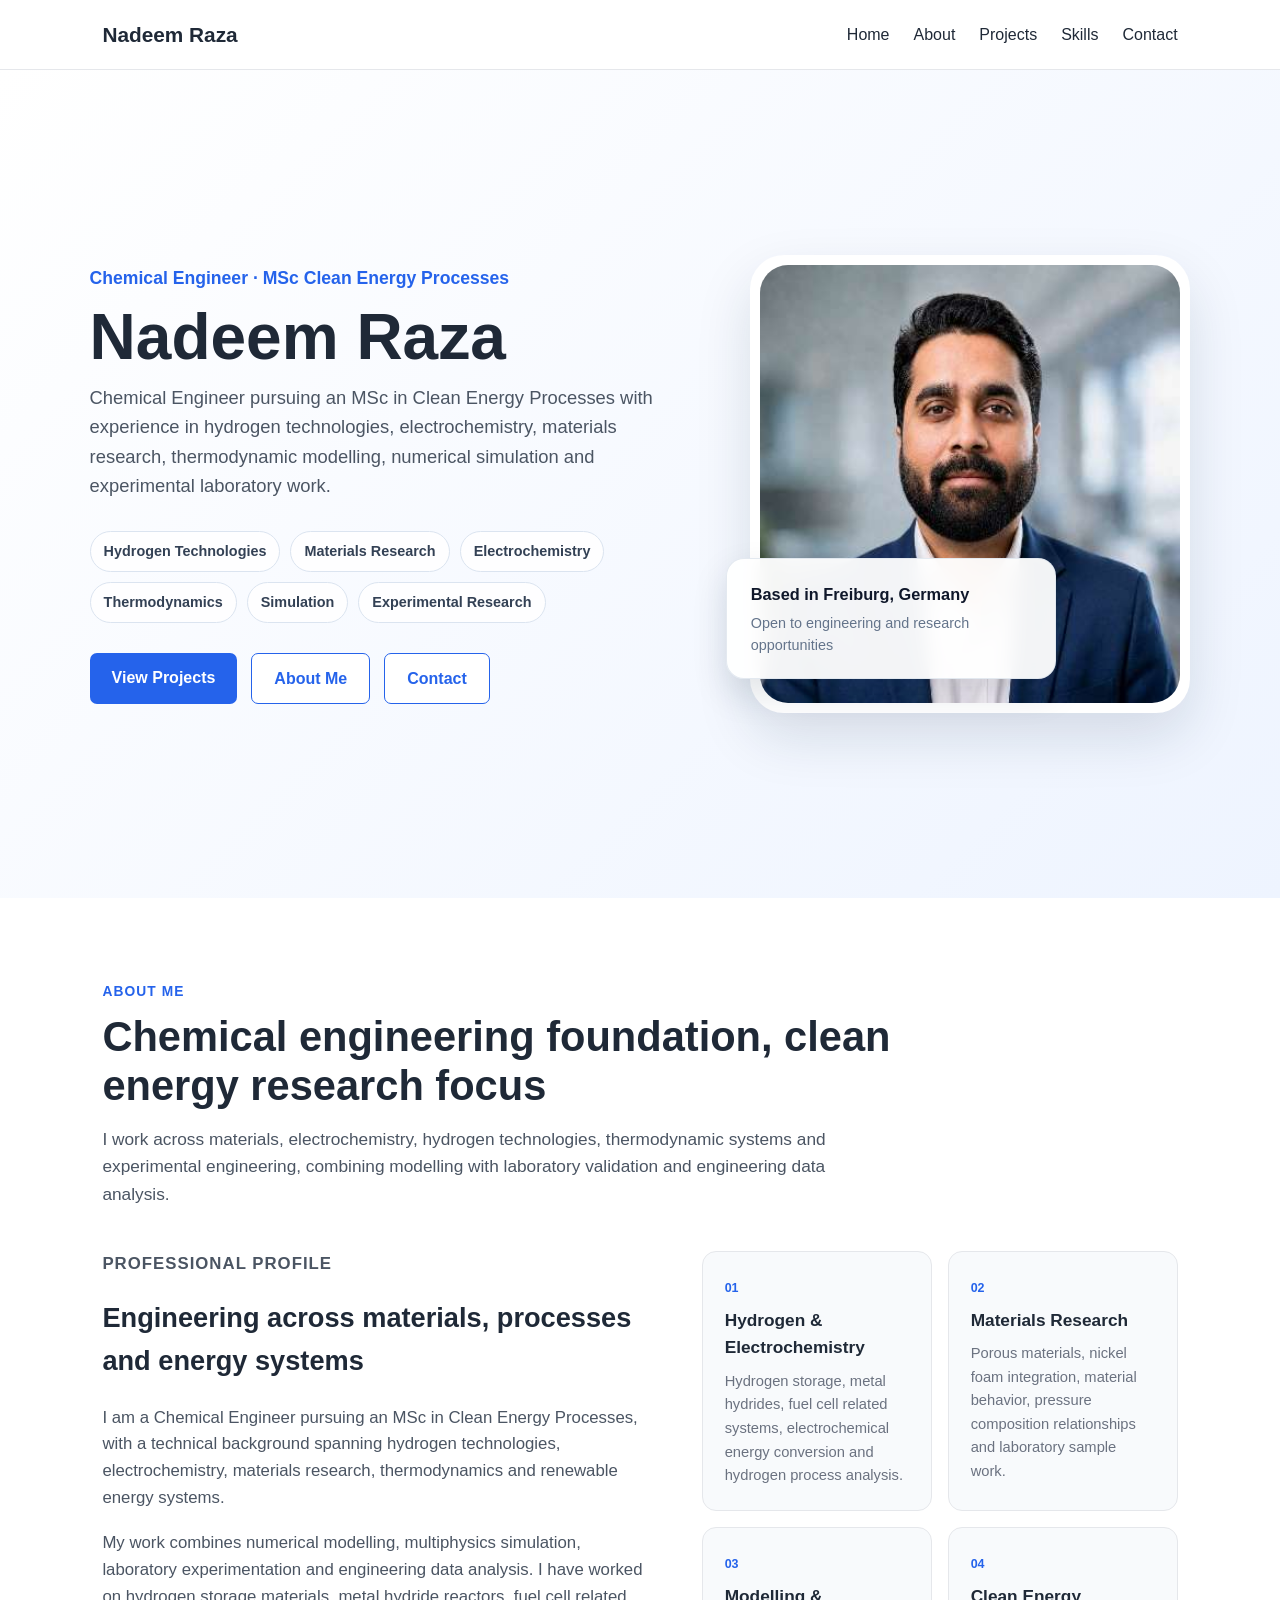
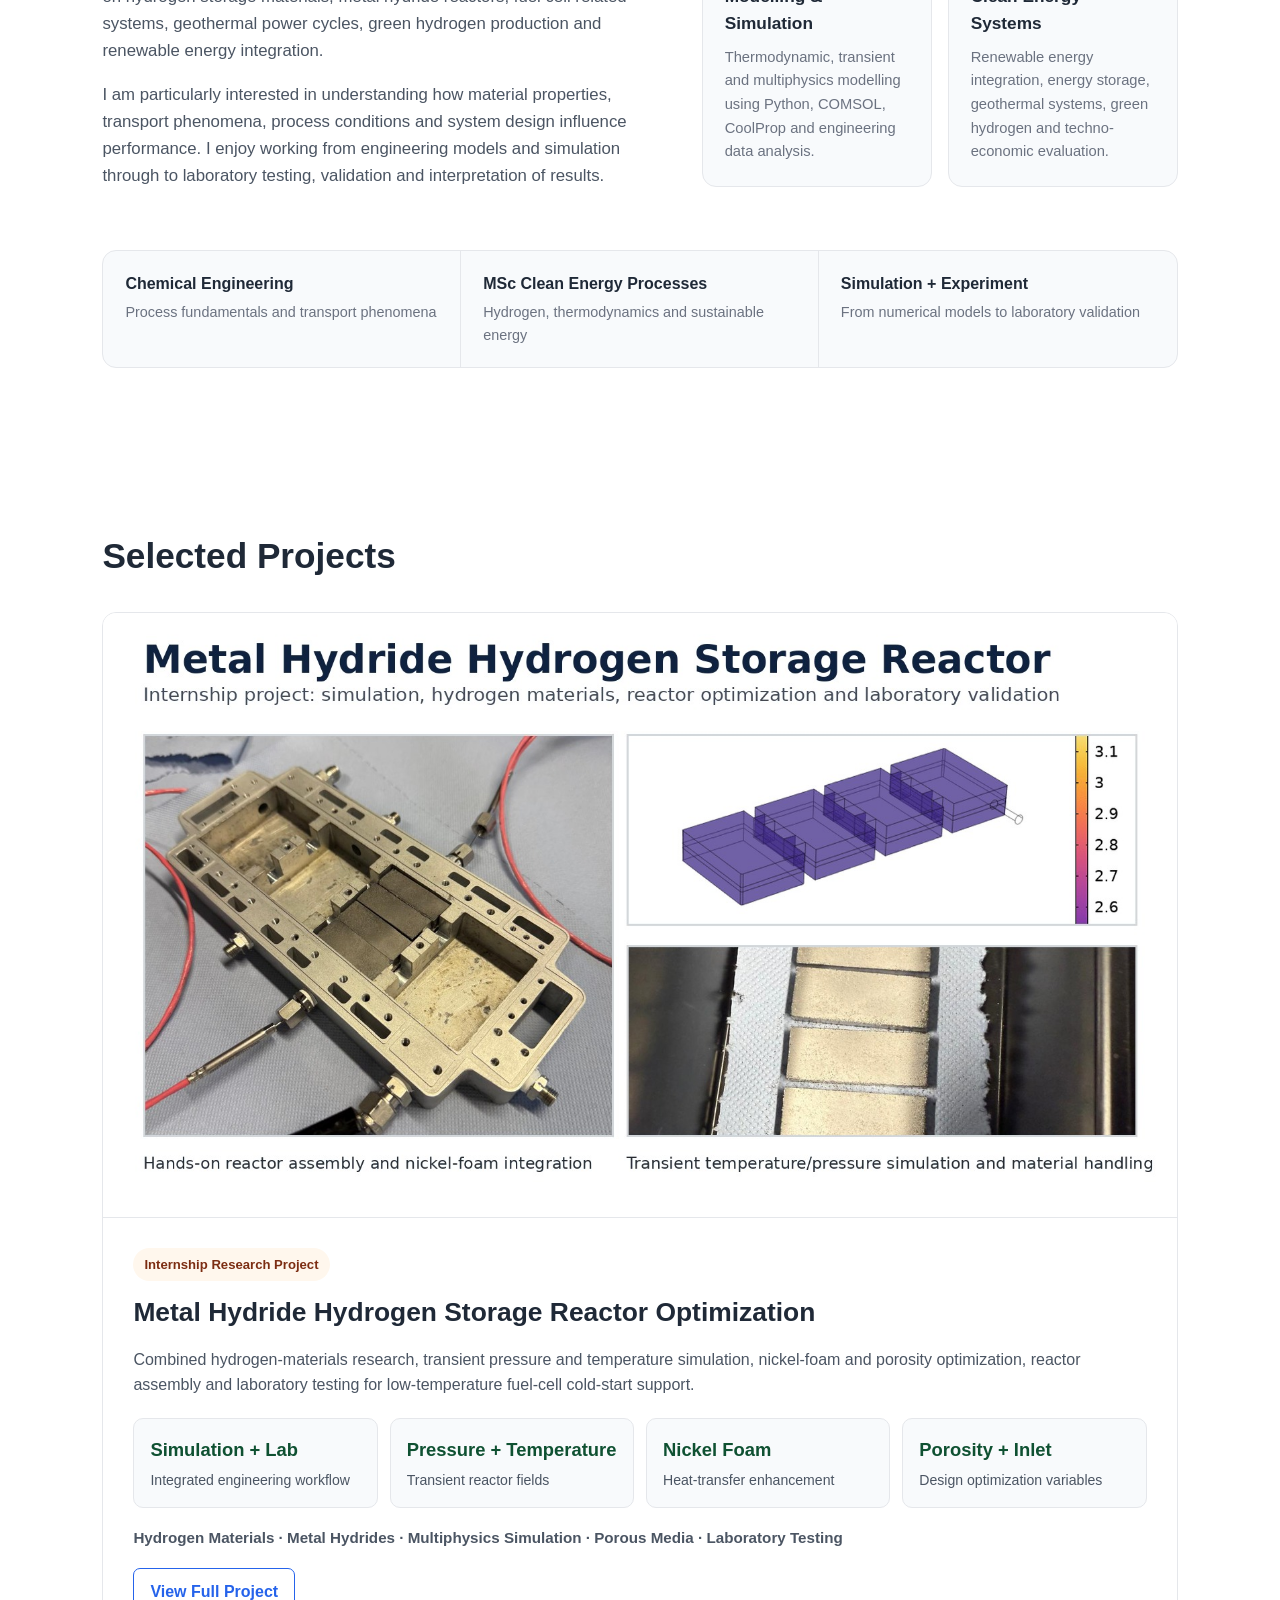
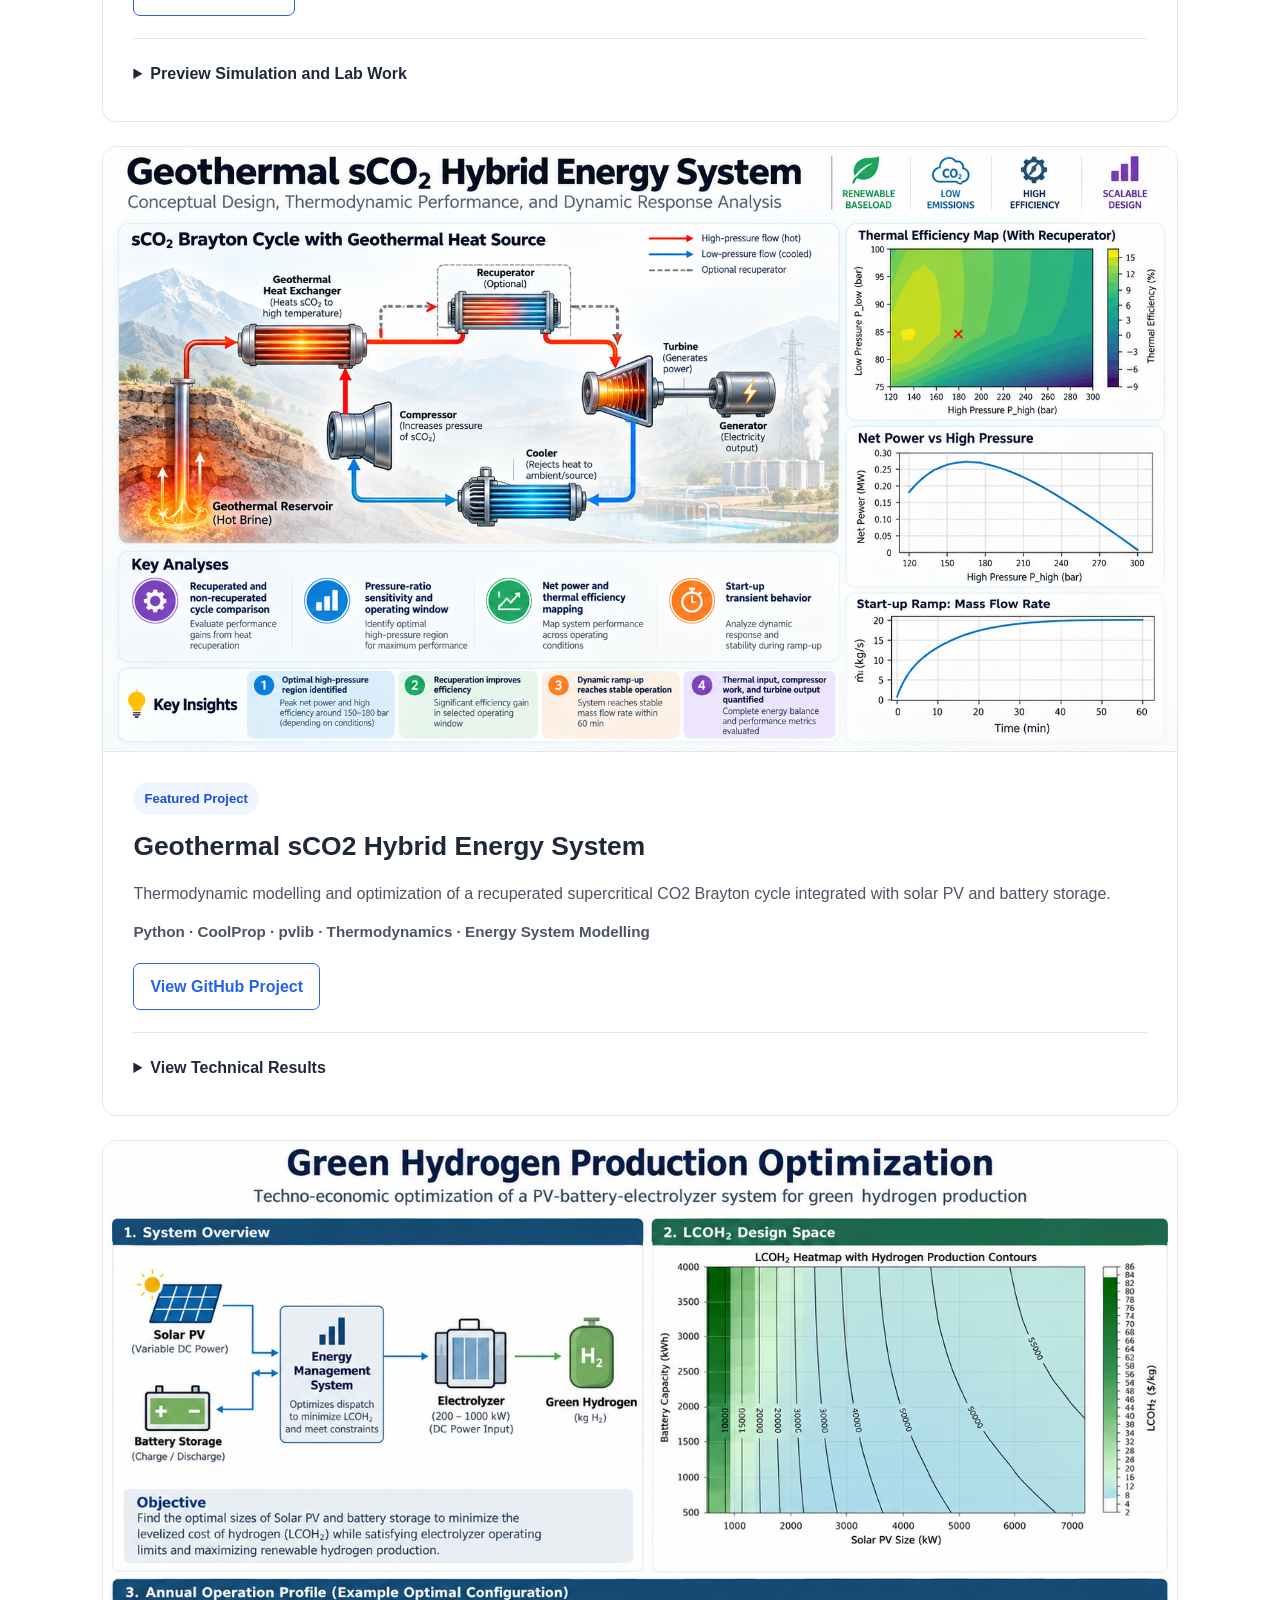
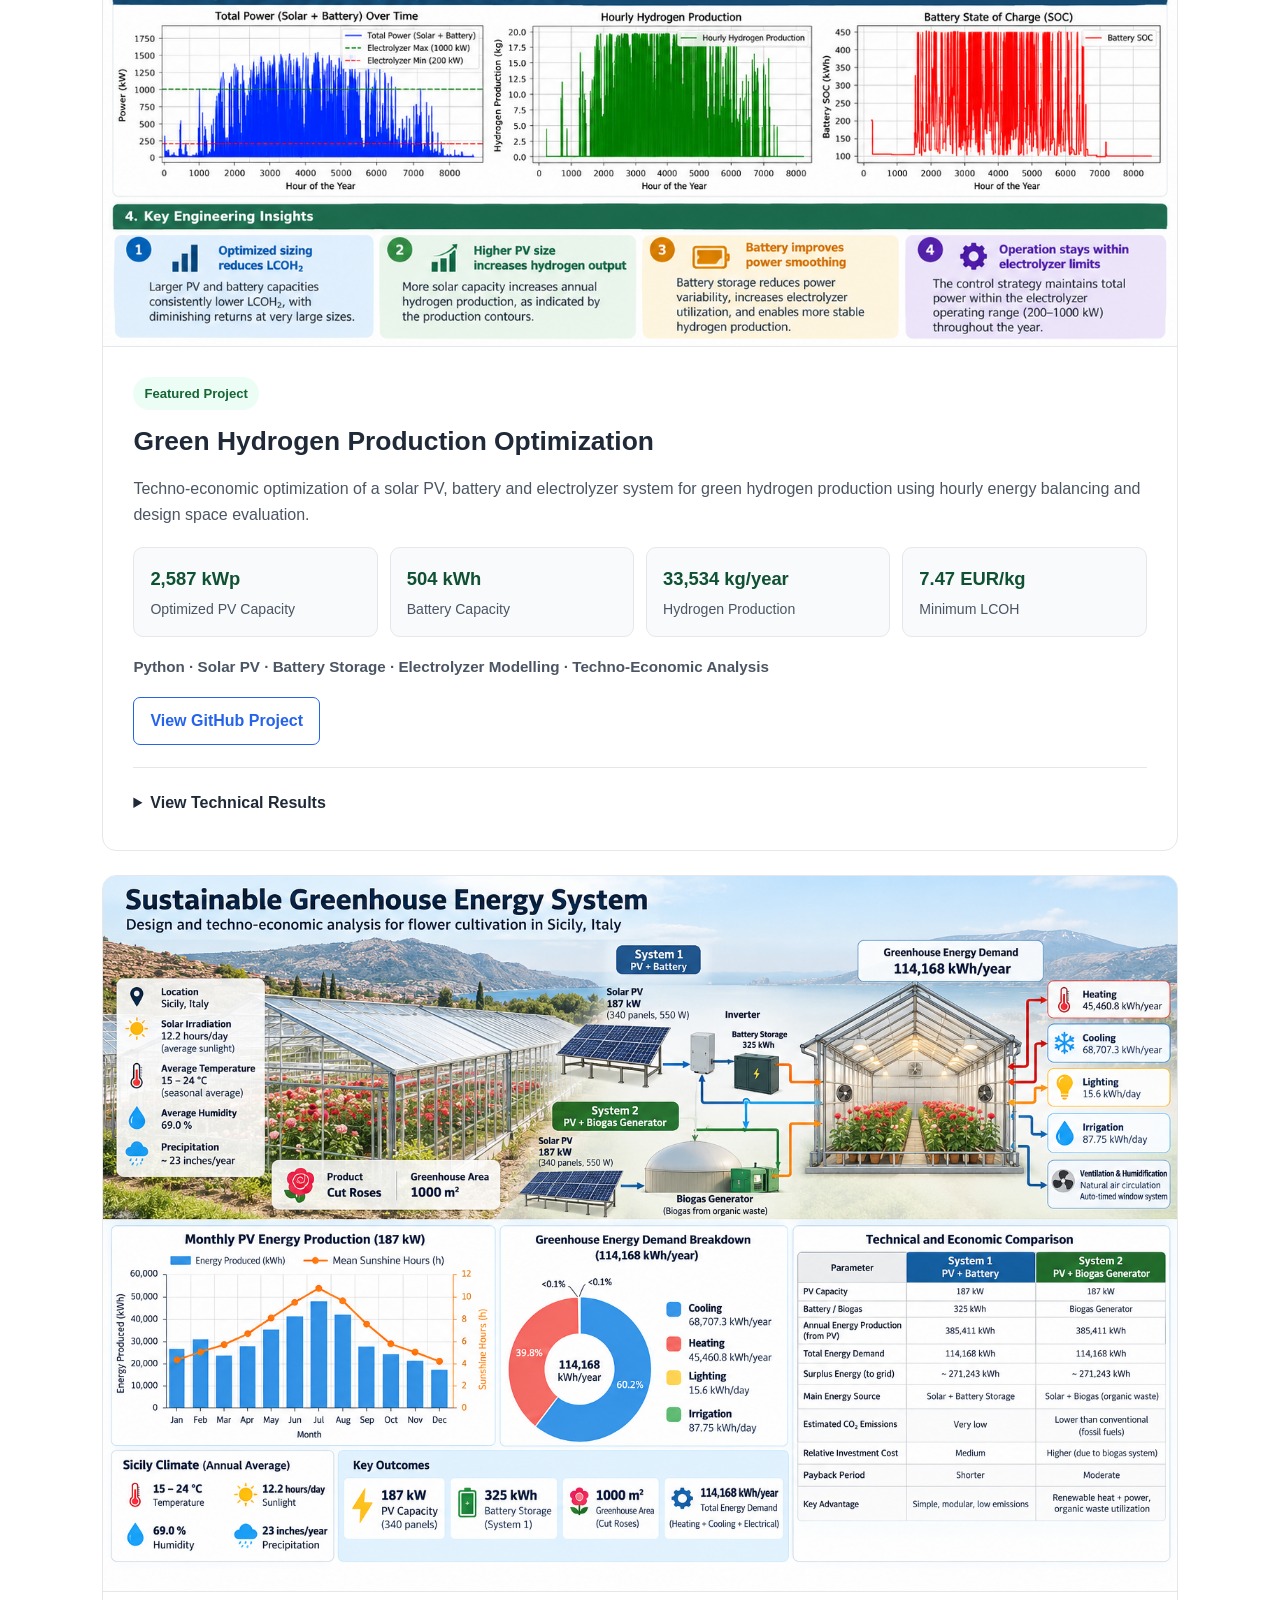
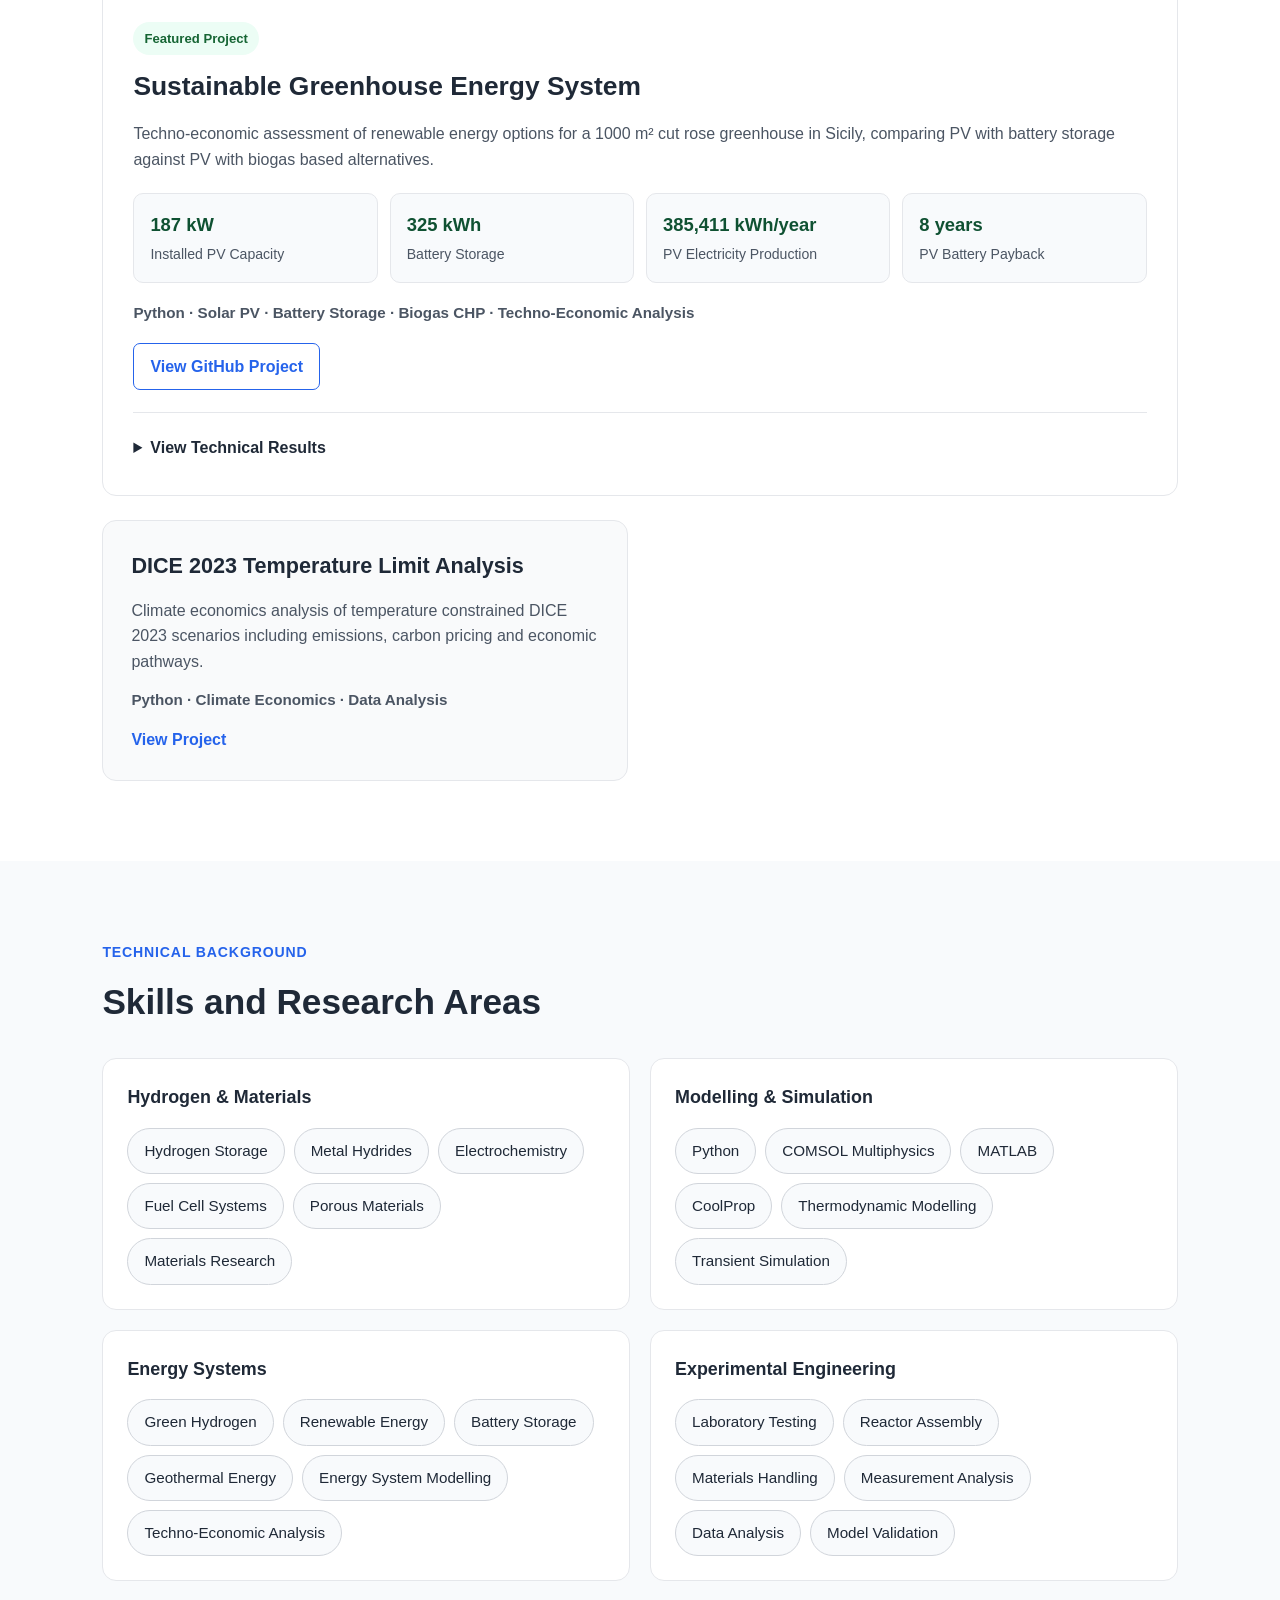
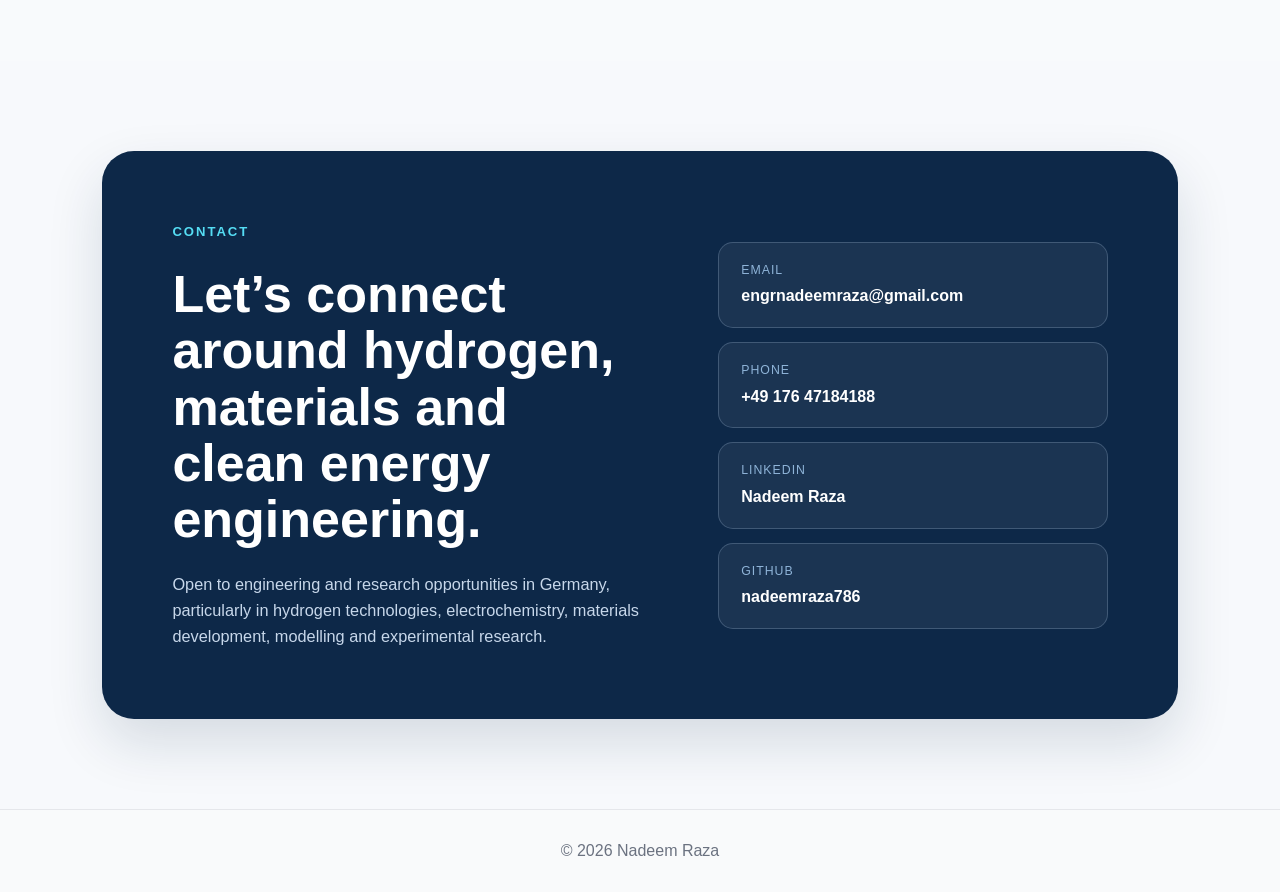
<file: index.html>
<!DOCTYPE html>
<html lang="en">
<head>
    <meta charset="UTF-8">
    <meta name="viewport" content="width=device-width, initial-scale=1.0">
    <title>Nadeem Raza | Chemical Engineer & Clean Energy Portfolio</title>
    <link rel="stylesheet" href="style.css">
</head>

<body>

    <header class="navbar">
        <div class="logo">Nadeem Raza</div>

        <nav>
            <a href="#home">Home</a>
            <a href="#about">About</a>
            <a href="#projects">Projects</a>
            <a href="#skills">Skills</a>
            <a href="#contact">Contact</a>
        </nav>
    </header>

    <section id="home" class="hero">
        <div class="hero-layout">

            <div class="hero-content">
                <p class="intro">Chemical Engineer · MSc Clean Energy Processes</p>

                <h1>Nadeem Raza</h1>

                <p class="hero-text">
                    Chemical Engineer pursuing an MSc in Clean Energy Processes with experience
                    in hydrogen technologies, electrochemistry, materials research, thermodynamic
                    modelling, numerical simulation and experimental laboratory work.
                </p>

                <div class="hero-tags">
                    <span>Hydrogen Technologies</span>
                    <span>Materials Research</span>
                    <span>Electrochemistry</span>
                    <span>Thermodynamics</span>
                    <span>Simulation</span>
                    <span>Experimental Research</span>
                </div>

                <div class="hero-buttons">
                    <a href="#projects" class="btn primary">View Projects</a>
                    <a href="#about" class="btn secondary">About Me</a>
                    <a href="#contact" class="btn secondary">Contact</a>
                </div>
            </div>

            <div class="hero-profile">
                <div class="profile-photo-frame">
                    <img src="assets/images/nadeem-raza-profile.jpg"
                         alt="Nadeem Raza"
                         class="profile-photo">

                    <div class="location-card">
                        <strong>Based in Freiburg, Germany</strong>
                        <span>Open to engineering and research opportunities</span>
                    </div>
                </div>
            </div>

        </div>
    </section>

    <section id="about" class="section about-section">
        <div class="about-identity">
            <span>About Me</span>
            <h2>Chemical engineering foundation, clean energy research focus</h2>
            <p>
                I work across materials, electrochemistry, hydrogen technologies,
                thermodynamic systems and experimental engineering, combining modelling
                with laboratory validation and engineering data analysis.
            </p>
        </div>
        <div class="about-layout">

            <div class="about-main">
                <p class="section-label">Professional Profile</p>
                <h3>Engineering across materials, processes and energy systems</h3>

                <p>
                    I am a Chemical Engineer pursuing an MSc in Clean Energy Processes,
                    with a technical background spanning hydrogen technologies, electrochemistry,
                    materials research, thermodynamics and renewable energy systems.
                </p>

                <p>
                    My work combines numerical modelling, multiphysics simulation,
                    laboratory experimentation and engineering data analysis. I have worked
                    on hydrogen storage materials, metal hydride reactors, fuel cell related
                    systems, geothermal power cycles, green hydrogen production and renewable
                    energy integration.
                </p>

                <p>
                    I am particularly interested in understanding how material properties,
                    transport phenomena, process conditions and system design influence
                    performance. I enjoy working from engineering models and simulation
                    through to laboratory testing, validation and interpretation of results.
                </p>
            </div>

            <div class="profile-highlights">
                <div class="profile-card">
                    <span class="profile-number">01</span>
                    <h3>Hydrogen & Electrochemistry</h3>
                    <p>
                        Hydrogen storage, metal hydrides, fuel cell related systems,
                        electrochemical energy conversion and hydrogen process analysis.
                    </p>
                </div>

                <div class="profile-card">
                    <span class="profile-number">02</span>
                    <h3>Materials Research</h3>
                    <p>
                        Porous materials, nickel foam integration, material behavior,
                        pressure composition relationships and laboratory sample work.
                    </p>
                </div>

                <div class="profile-card">
                    <span class="profile-number">03</span>
                    <h3>Modelling & Simulation</h3>
                    <p>
                        Thermodynamic, transient and multiphysics modelling using Python,
                        COMSOL, CoolProp and engineering data analysis.
                    </p>
                </div>

                <div class="profile-card">
                    <span class="profile-number">04</span>
                    <h3>Clean Energy Systems</h3>
                    <p>
                        Renewable energy integration, energy storage, geothermal systems,
                        green hydrogen and techno-economic evaluation.
                    </p>
                </div>
            </div>

        </div>

        <div class="profile-strip">
            <div>
                <strong>Chemical Engineering</strong>
                <span>Process fundamentals and transport phenomena</span>
            </div>
            <div>
                <strong>MSc Clean Energy Processes</strong>
                <span>Hydrogen, thermodynamics and sustainable energy</span>
            </div>
            <div>
                <strong>Simulation + Experiment</strong>
                <span>From numerical models to laboratory validation</span>
            </div>
        </div>
    </section>

    <section id="projects" class="section projects-section">
        <h2>Selected Projects</h2>

        <div class="project-grid">

            <article class="project-card featured-project metal-hydride-project">
                <img
                    src="assets/images/metal_hydride_project_cover.jpg"
                    alt="Metal hydride hydrogen storage reactor internship project"
                    class="project-cover"
                >

                <div class="project-content">
                    <span class="project-label">Internship Research Project</span>

                    <h3>Metal Hydride Hydrogen Storage Reactor Optimization</h3>

                    <p>
                        Combined hydrogen-materials research, transient pressure and temperature
                        simulation, nickel-foam and porosity optimization, reactor assembly and
                        laboratory testing for low-temperature fuel-cell cold-start support.
                    </p>

                    <div class="result-highlights">
                        <div>
                            <strong>Simulation + Lab</strong>
                            <span>Integrated engineering workflow</span>
                        </div>
                        <div>
                            <strong>Pressure + Temperature</strong>
                            <span>Transient reactor fields</span>
                        </div>
                        <div>
                            <strong>Nickel Foam</strong>
                            <span>Heat-transfer enhancement</span>
                        </div>
                        <div>
                            <strong>Porosity + Inlet</strong>
                            <span>Design optimization variables</span>
                        </div>
                    </div>

                    <p class="tools">
                        Hydrogen Materials · Metal Hydrides · Multiphysics Simulation · Porous Media · Laboratory Testing
                    </p>

                    <div class="project-actions">
                        <a href="projects/metal-hydride-reactor.html"
                           class="project-link">
                            View Full Project
                        </a>
                    </div>

                    <details class="technical-results">
                        <summary>Preview Simulation and Lab Work</summary>

                        <div class="results-grid">
                            <figure>
                                <img src="assets/images/mh_temperature_with_nickel_foam.gif"
                                     alt="Transient temperature simulation">
                                <figcaption>Transient reactor temperature simulation with nickel foam.</figcaption>
                            </figure>
                            <figure>
                                <img src="assets/images/mh_reactor_loaded.jpg"
                                     alt="Metal hydride reactor laboratory assembly">
                                <figcaption>Physical reactor assembly and porous-material integration.</figcaption>
                            </figure>
                        </div>
                    </details>
                </div>
            </article>

            <article class="project-card featured-project">
                <img
                    src="assets/images/geothermal_sco2_infographic.png"
                    alt="Geothermal sCO2 Hybrid Energy System overview"
                    class="project-cover"
                >

                <div class="project-content">
                    <span class="project-label">Featured Project</span>

                    <h3>Geothermal sCO2 Hybrid Energy System</h3>

                    <p>
                        Thermodynamic modelling and optimization of a recuperated
                        supercritical CO2 Brayton cycle integrated with solar PV
                        and battery storage.
                    </p>

                    <p class="tools">
                        Python · CoolProp · pvlib · Thermodynamics · Energy System Modelling
                    </p>

                    <div class="project-actions">
                        <a href="https://github.com/nadeemraza786/geothermal-sco2-hybrid-energy-system"
                           target="_blank"
                           class="project-link">
                            View GitHub Project
                        </a>
                    </div>

                    <details class="technical-results">
                        <summary>View Technical Results</summary>

                        <div class="results-grid">

                            <figure>
                                <img src="assets/images/geothermal_sco2_cycle.png"
                                     alt="Corrected recuperated sCO2 Brayton cycle">
                                <figcaption>
                                    Recuperated sCO2 Brayton cycle and heat recovery path.
                                </figcaption>
                            </figure>

                            <figure>
                                <img src="assets/images/sco2_performance_comparison.png"
                                     alt="sCO2 Brayton cycle performance comparison">
                                <figcaption>
                                    Performance comparison with and without recuperation.
                                </figcaption>
                            </figure>

                            <figure>
                                <img src="assets/images/thermal_efficiency_map.png"
                                     alt="Thermal efficiency contour map">
                                <figcaption>
                                    Thermal efficiency design map for pressure selection.
                                </figcaption>
                            </figure>

                            <figure>
                                <img src="assets/images/t2_t4_vs_pressure.png"
                                     alt="T2 and T4 versus high pressure">
                                <figcaption>
                                    Compressor outlet and turbine outlet temperature trends.
                                </figcaption>
                            </figure>

                            <figure>
                                <img src="assets/images/turbine_compressor_power.png"
                                     alt="Turbine and compressor power versus high pressure">
                                <figcaption>
                                    Turbine and compressor power across the pressure range.
                                </figcaption>
                            </figure>

                        </div>
                    </details>
                </div>
            </article>

            <article class="project-card featured-project hydrogen-project">
                <img
                    src="assets/images/green_hydrogen_overview.png"
                    alt="Green Hydrogen Production Optimization overview"
                    class="project-cover"
                >

                <div class="project-content">
                    <span class="project-label">Featured Project</span>

                    <h3>Green Hydrogen Production Optimization</h3>

                    <p>
                        Techno-economic optimization of a solar PV, battery and
                        electrolyzer system for green hydrogen production using
                        hourly energy balancing and design space evaluation.
                    </p>

                    <div class="result-highlights">
                        <div>
                            <strong>2,587 kWp</strong>
                            <span>Optimized PV Capacity</span>
                        </div>
                        <div>
                            <strong>504 kWh</strong>
                            <span>Battery Capacity</span>
                        </div>
                        <div>
                            <strong>33,534 kg/year</strong>
                            <span>Hydrogen Production</span>
                        </div>
                        <div>
                            <strong>7.47 EUR/kg</strong>
                            <span>Minimum LCOH</span>
                        </div>
                    </div>

                    <p class="tools">
                        Python · Solar PV · Battery Storage · Electrolyzer Modelling · Techno-Economic Analysis
                    </p>

                    <div class="project-actions">
                        <a href="https://github.com/nadeemraza786/green-hydrogen-production-optimization"
                           target="_blank"
                           class="project-link">
                            View GitHub Project
                        </a>
                    </div>

                    <details class="technical-results">
                        <summary>View Technical Results</summary>

                        <div class="results-grid">

                            <figure>
                                <img src="assets/images/green_hydrogen_lcoh_heatmap.png"
                                     alt="LCOH2 heatmap with hydrogen production contours">
                                <figcaption>
                                    Design space showing the effect of PV and battery sizing on LCOH and hydrogen output.
                                </figcaption>
                            </figure>

                            <figure>
                                <img src="assets/images/green_hydrogen_annual_profiles.png"
                                     alt="Annual power hydrogen production and battery state of charge profiles">
                                <figcaption>
                                    Annual operating profile linking available power, hydrogen production and battery state of charge.
                                </figcaption>
                            </figure>

                        </div>
                    </details>
                </div>
            </article>

            <article class="project-card featured-project greenhouse-project">
                <img
                    src="assets/images/greenhouse_overview.png"
                    alt="Sustainable Greenhouse Energy System overview"
                    class="project-cover"
                >

                <div class="project-content">
                    <span class="project-label">Featured Project</span>

                    <h3>Sustainable Greenhouse Energy System</h3>

                    <p>
                        Techno-economic assessment of renewable energy options for a
                        1000 m² cut rose greenhouse in Sicily, comparing PV with battery
                        storage against PV with biogas based alternatives.
                    </p>

                    <div class="result-highlights">
                        <div>
                            <strong>187 kW</strong>
                            <span>Installed PV Capacity</span>
                        </div>
                        <div>
                            <strong>325 kWh</strong>
                            <span>Battery Storage</span>
                        </div>
                        <div>
                            <strong>385,411 kWh/year</strong>
                            <span>PV Electricity Production</span>
                        </div>
                        <div>
                            <strong>8 years</strong>
                            <span>PV Battery Payback</span>
                        </div>
                    </div>

                    <p class="tools">
                        Python · Solar PV · Battery Storage · Biogas CHP · Techno-Economic Analysis
                    </p>

                    <div class="project-actions">
                        <a href="https://github.com/nadeemraza786/sustainable-greenhouse-energy-system"
                           target="_blank"
                           class="project-link">
                            View GitHub Project
                        </a>
                    </div>

                    <details class="technical-results">
                        <summary>View Technical Results</summary>

                        <div class="results-grid">

                            <figure>
                                <img src="assets/images/greenhouse_energy_demand.png"
                                     alt="Monthly greenhouse energy demand profile">
                                <figcaption>
                                    Seasonal greenhouse energy demand showing winter heating and summer cooling requirements.
                                </figcaption>
                            </figure>

                            <figure>
                                <img src="assets/images/greenhouse_system_comparison.png"
                                     alt="Greenhouse energy system comparison">
                                <figcaption>
                                    Technical and economic comparison of the natural gas baseline, PV battery, and PV biogas options.
                                </figcaption>
                            </figure>

                            <figure>
                                <img src="assets/images/greenhouse_economic_performance.png"
                                     alt="Twenty year economic performance comparison">
                                <figcaption>
                                    Twenty year discounted cost and payback comparison for the three modernization options.
                                </figcaption>
                            </figure>

                        </div>
                    </details>
                </div>
            </article>

            <div class="project-card">
                <h3>DICE 2023 Temperature Limit Analysis</h3>

                <p>
                    Climate economics analysis of temperature constrained
                    DICE 2023 scenarios including emissions, carbon pricing
                    and economic pathways.
                </p>

                <p class="tools">
                    Python · Climate Economics · Data Analysis
                </p>

                <a href="https://github.com/nadeemraza786/dice2023-temperature-limit-analysis"
                   target="_blank">
                    View Project
                </a>
            </div>

        </div>
    </section>

    <section id="skills" class="section skills-section">
        <p class="section-label">Technical Background</p>
        <h2>Skills and Research Areas</h2>

        <div class="skill-category-grid">

            <div class="skill-category">
                <h3>Hydrogen & Materials</h3>
                <div class="skills">
                    <span>Hydrogen Storage</span>
                    <span>Metal Hydrides</span>
                    <span>Electrochemistry</span>
                    <span>Fuel Cell Systems</span>
                    <span>Porous Materials</span>
                    <span>Materials Research</span>
                </div>
            </div>

            <div class="skill-category">
                <h3>Modelling & Simulation</h3>
                <div class="skills">
                    <span>Python</span>
                    <span>COMSOL Multiphysics</span>
                    <span>MATLAB</span>
                    <span>CoolProp</span>
                    <span>Thermodynamic Modelling</span>
                    <span>Transient Simulation</span>
                </div>
            </div>

            <div class="skill-category">
                <h3>Energy Systems</h3>
                <div class="skills">
                    <span>Green Hydrogen</span>
                    <span>Renewable Energy</span>
                    <span>Battery Storage</span>
                    <span>Geothermal Energy</span>
                    <span>Energy System Modelling</span>
                    <span>Techno-Economic Analysis</span>
                </div>
            </div>

            <div class="skill-category">
                <h3>Experimental Engineering</h3>
                <div class="skills">
                    <span>Laboratory Testing</span>
                    <span>Reactor Assembly</span>
                    <span>Materials Handling</span>
                    <span>Measurement Analysis</span>
                    <span>Data Analysis</span>
                    <span>Model Validation</span>
                </div>
            </div>

        </div>
    </section>

    <section id="contact" class="section contact-section contact-premium">
        <div class="contact-shell">

            <div class="contact-copy">
                <p class="contact-label">Contact</p>

                <h2>
                    Let’s connect around hydrogen, materials and clean energy engineering.
                </h2>

                <p>
                    Open to engineering and research opportunities in Germany,
                    particularly in hydrogen technologies, electrochemistry,
                    materials development, modelling and experimental research.
                </p>
            </div>

            <div class="contact-details">

                <a class="contact-item"
                   href="mailto:engrnadeemraza@gmail.com">
                    <span class="contact-small">Email</span>
                    <strong>engrnadeemraza@gmail.com</strong>
                </a>

                <a class="contact-item"
                   href="tel:+4917647184188">
                    <span class="contact-small">Phone</span>
                    <strong>+49 176 47184188</strong>
                </a>

                <a class="contact-item"
                   href="https://www.linkedin.com/in/nadeem-raza-255902208/"
                   target="_blank">
                    <span class="contact-small">LinkedIn</span>
                    <strong>Nadeem Raza</strong>
                </a>

                <a class="contact-item"
                   href="https://github.com/nadeemraza786"
                   target="_blank">
                    <span class="contact-small">GitHub</span>
                    <strong>nadeemraza786</strong>
                </a>

            </div>

        </div>
    </section>

    <footer>
        <p>© 2026 Nadeem Raza</p>
    </footer>

    <script src="script.js"></script>

</body>
</html>
</file>
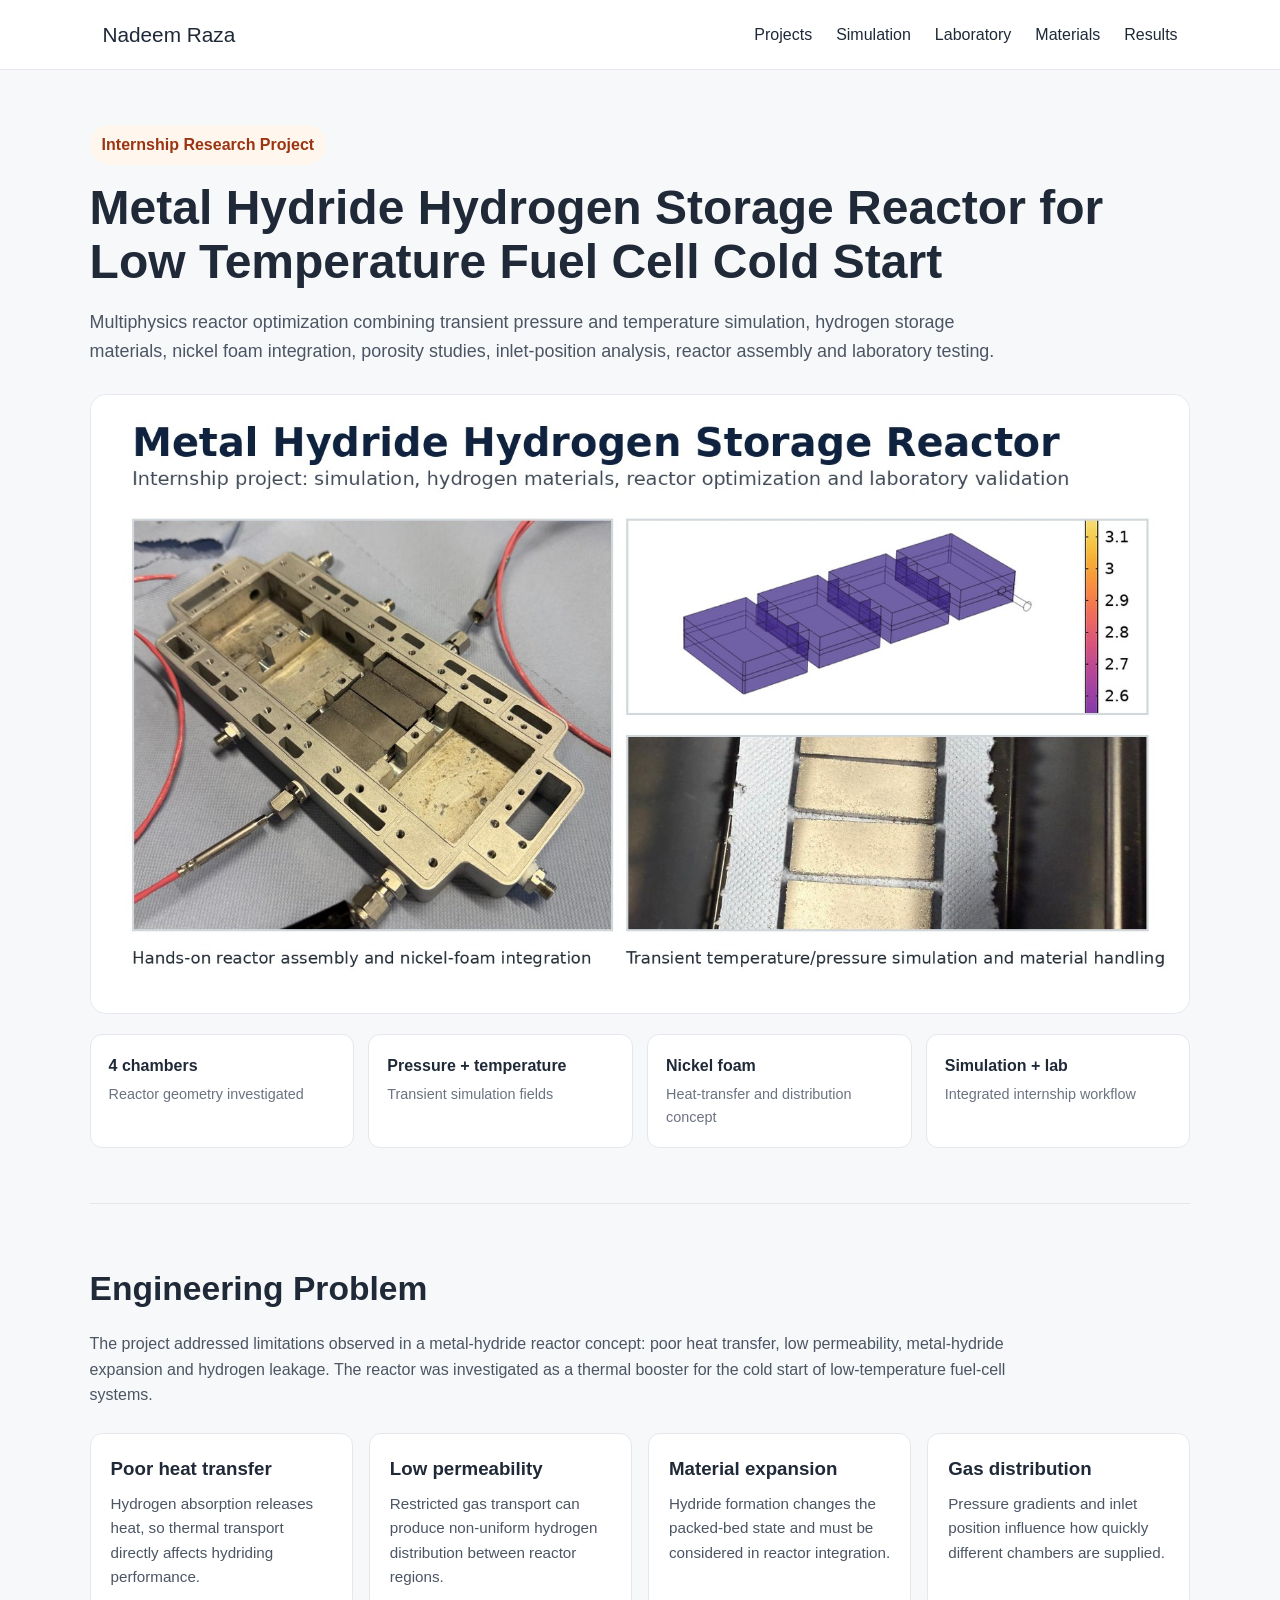
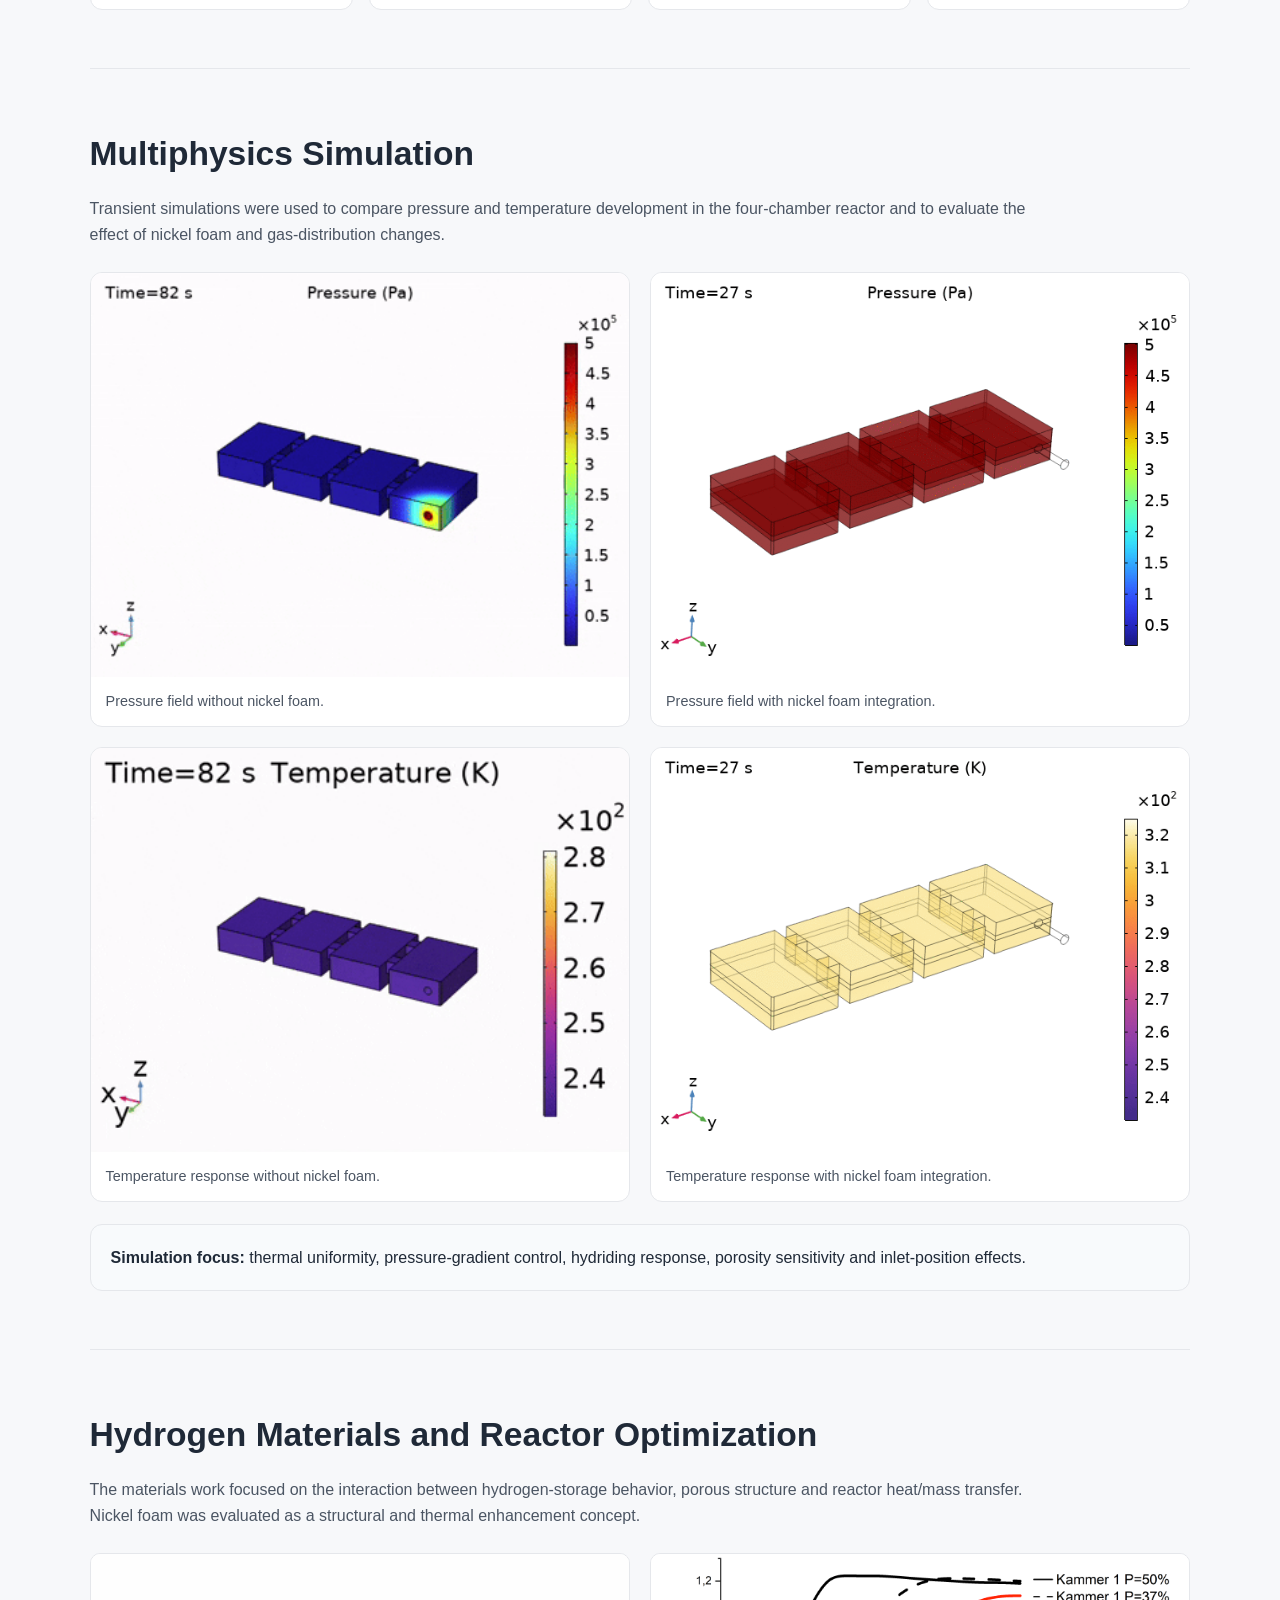
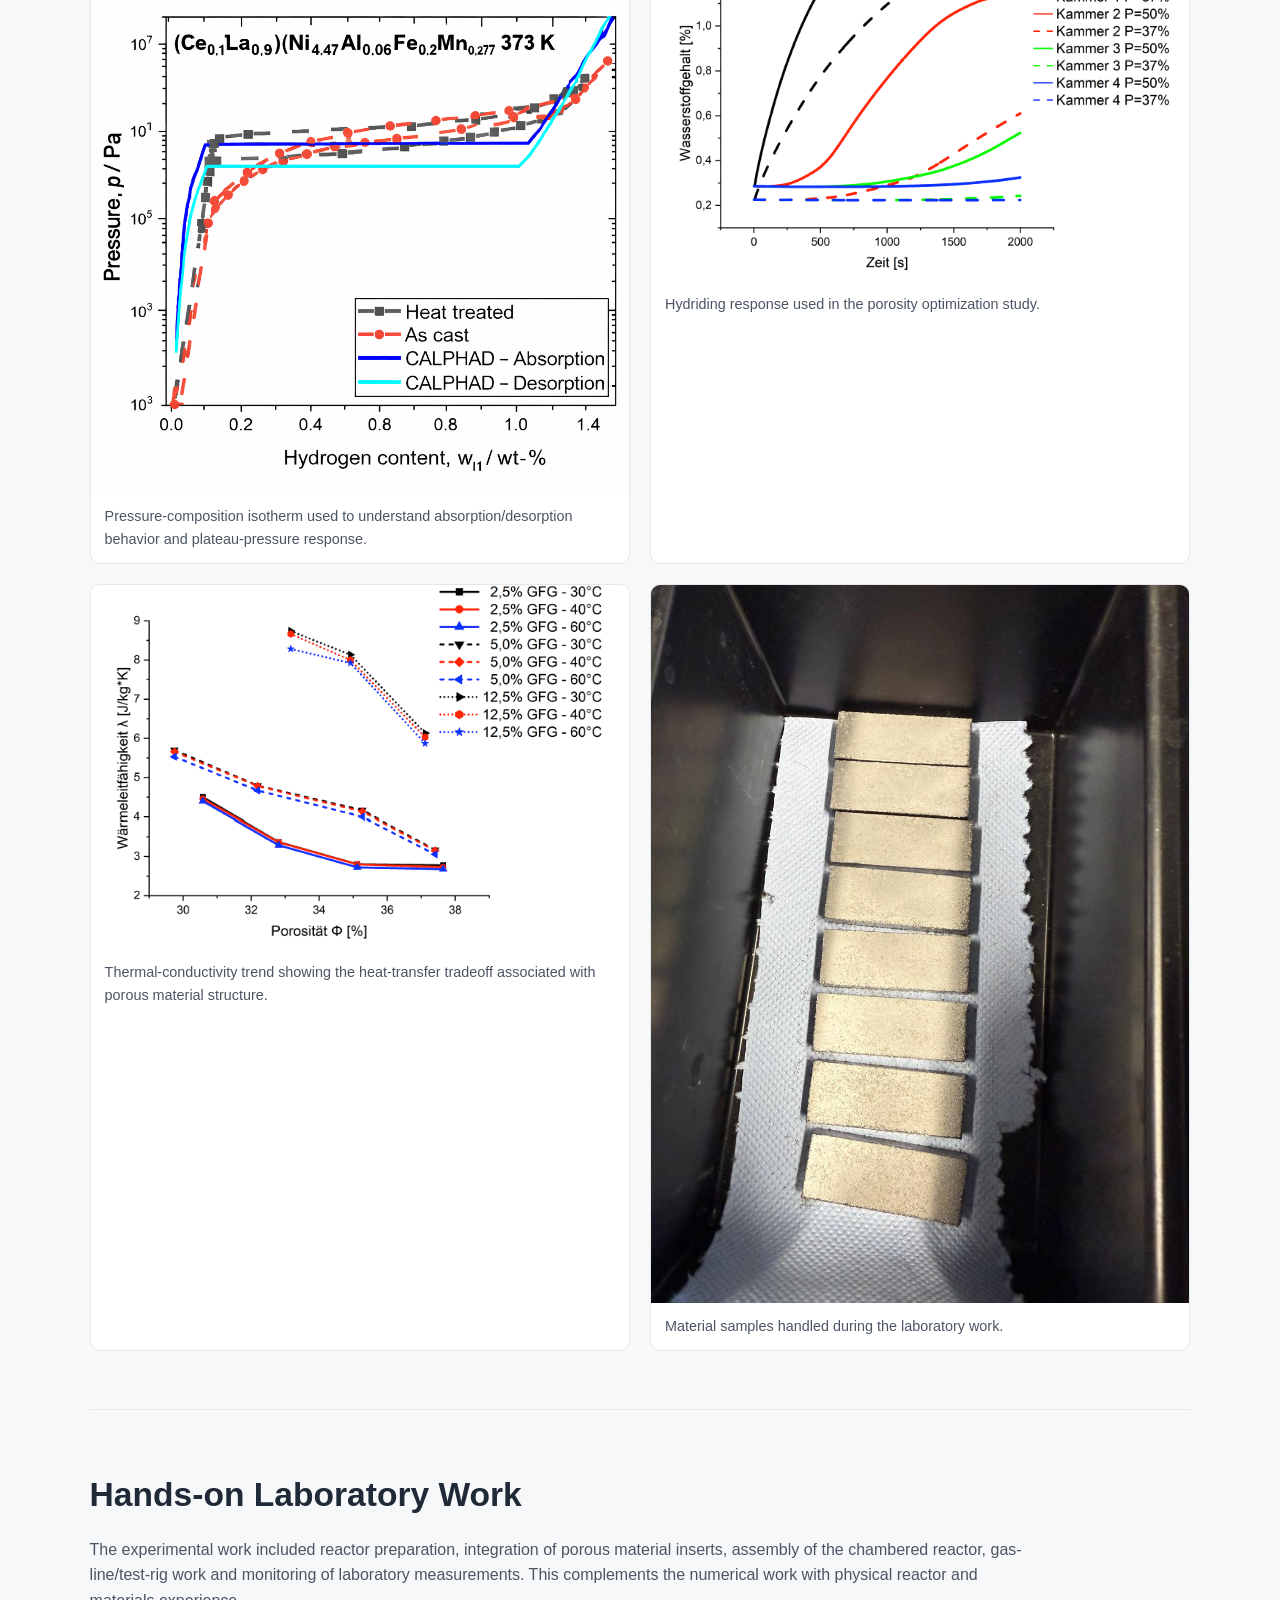
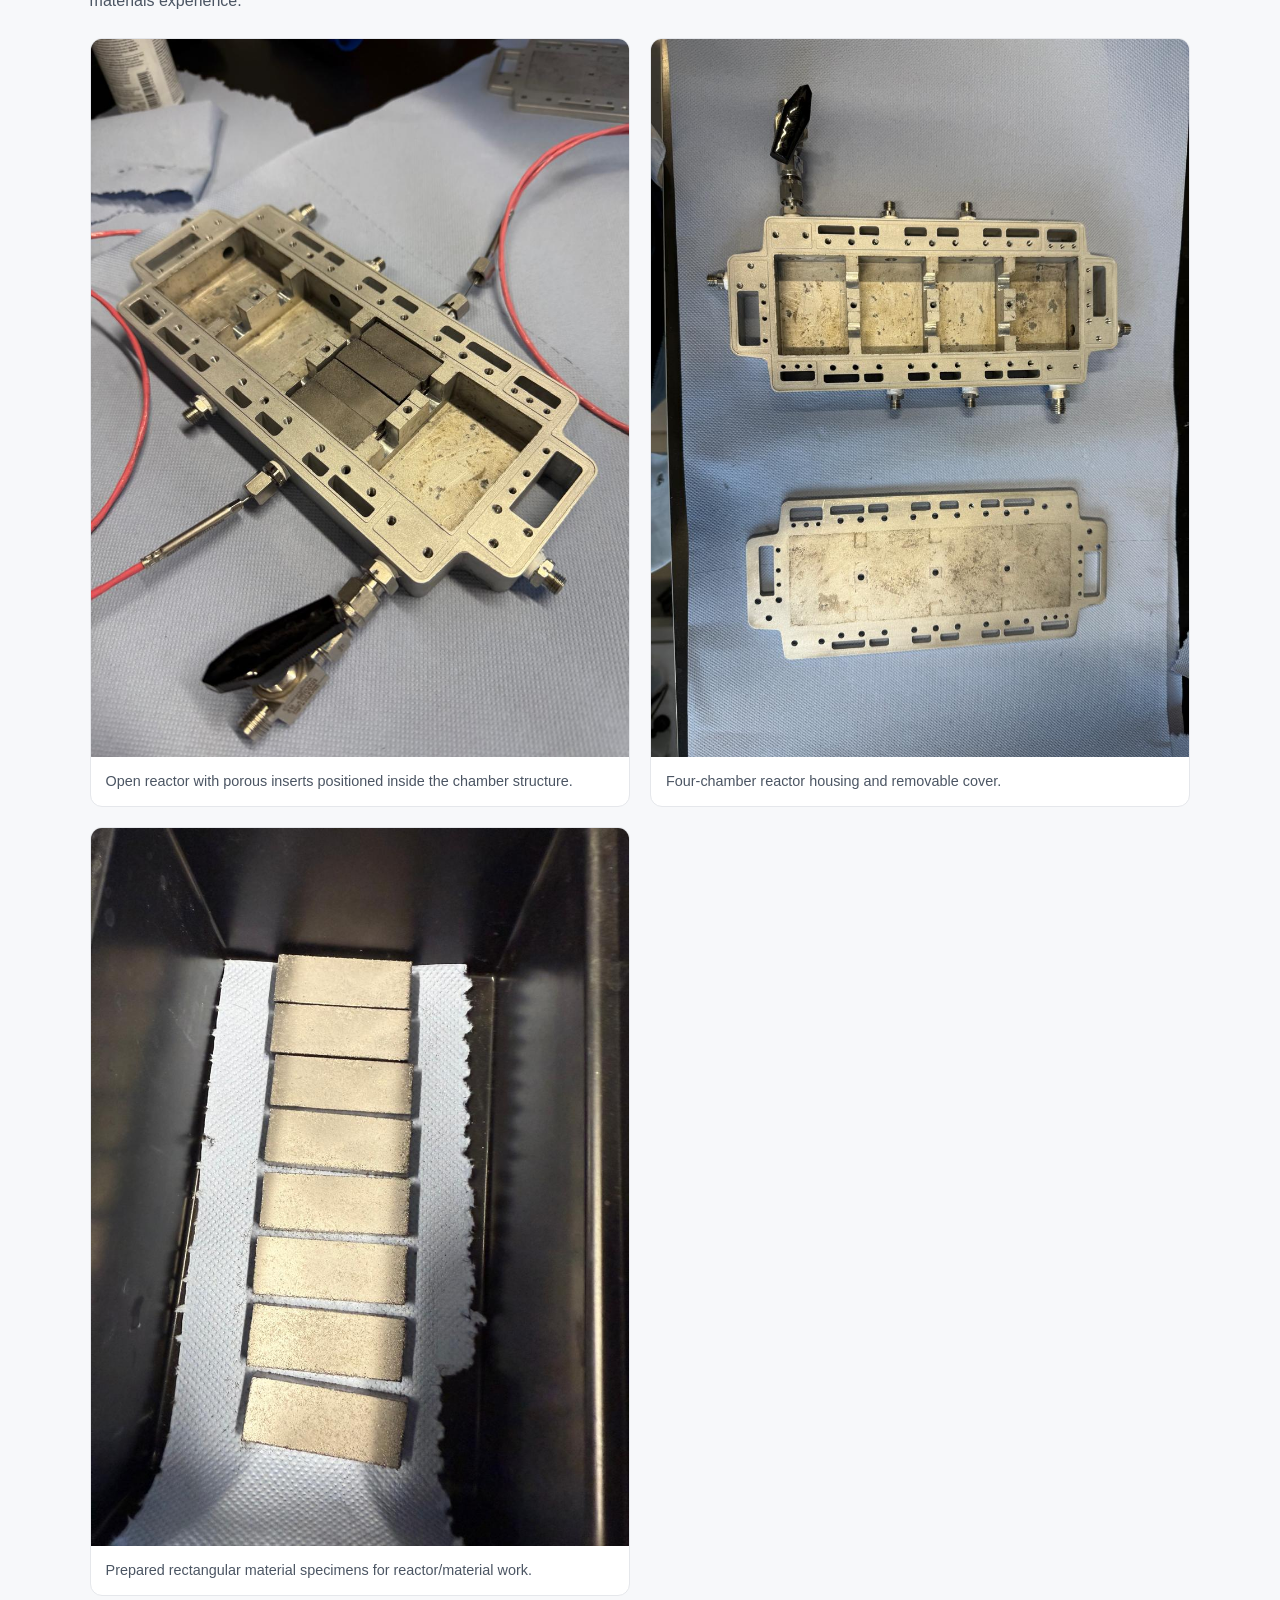
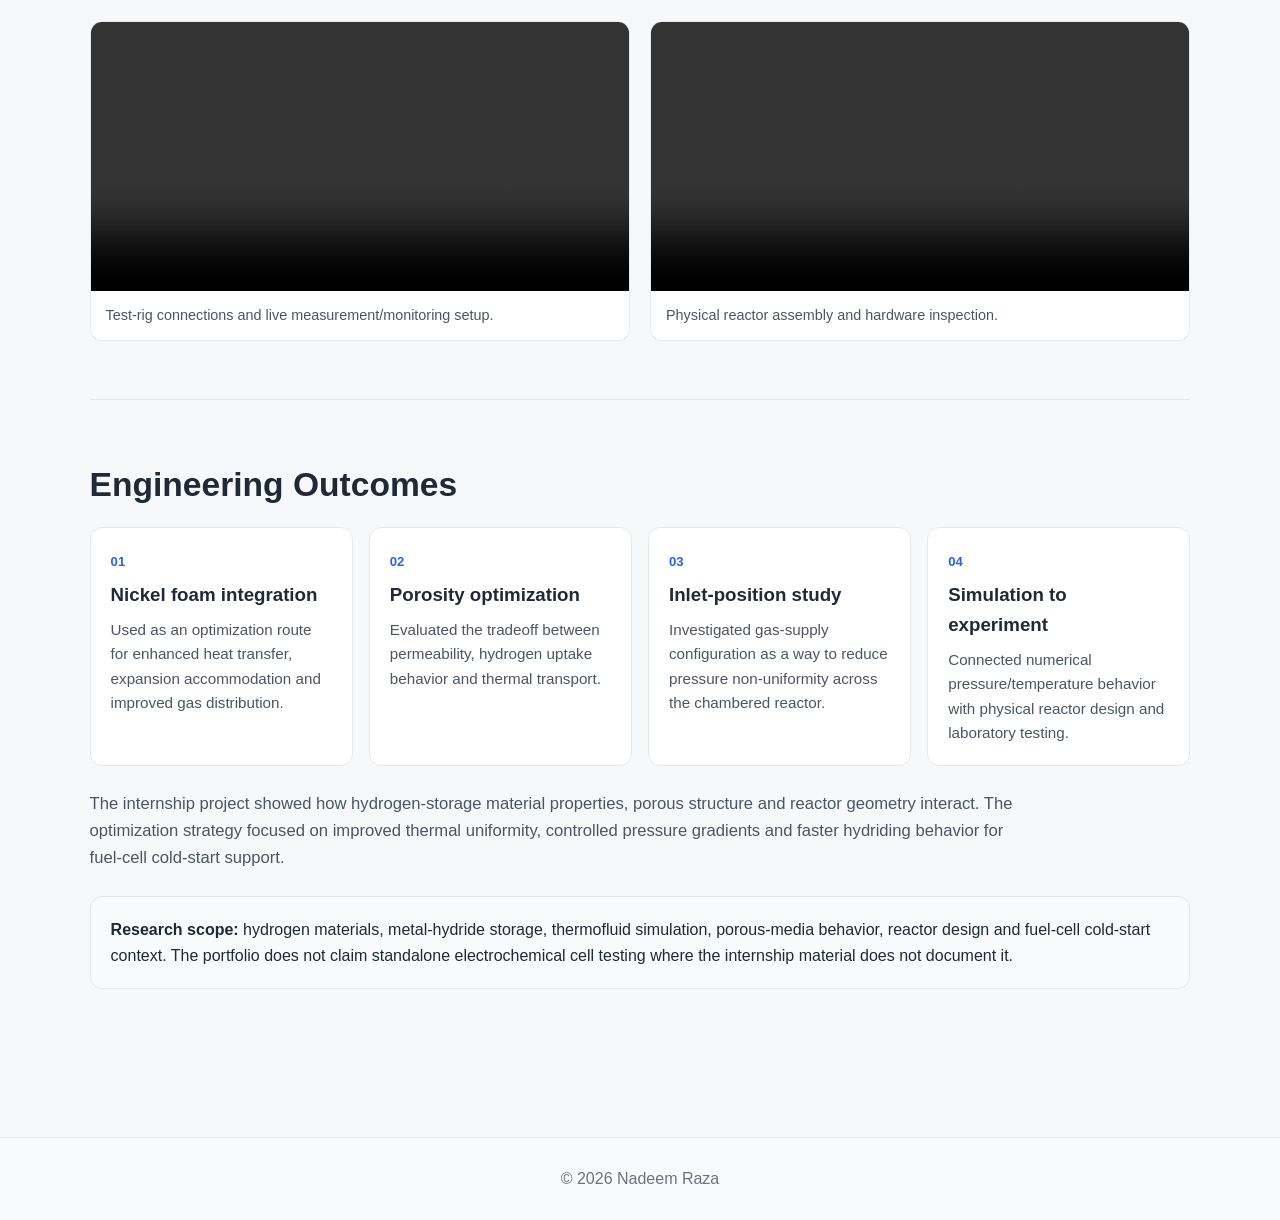
<file: projects/metal-hydride-reactor.html>
<!DOCTYPE html>
<html lang="en">
<head>
    <meta charset="UTF-8">
    <meta name="viewport" content="width=device-width, initial-scale=1.0">
    <title>Metal Hydride Hydrogen Storage Reactor | Nadeem Raza</title>
    <link rel="stylesheet" href="../style.css">
</head>
<body>

<header class="navbar">
    <div class="logo"><a href="../index.html">Nadeem Raza</a></div>
    <nav>
        <a href="../index.html#projects">Projects</a>
        <a href="#simulation">Simulation</a>
        <a href="#lab">Laboratory</a>
        <a href="#materials">Materials</a>
        <a href="#results">Results</a>
    </nav>
</header>

<main class="project-detail">

<section class="detail-hero">
    <div class="detail-kicker">Internship Research Project</div>
    <h1>Metal Hydride Hydrogen Storage Reactor for Low Temperature Fuel Cell Cold Start</h1>
    <p>
        Multiphysics reactor optimization combining transient pressure and temperature
        simulation, hydrogen storage materials, nickel foam integration, porosity studies,
        inlet-position analysis, reactor assembly and laboratory testing.
    </p>
    <img src="../assets/images/metal_hydride_project_cover.jpg"
         alt="Metal hydride reactor simulation and laboratory work"
         class="detail-cover">

    <div class="detail-metrics">
        <div><strong>4 chambers</strong><span>Reactor geometry investigated</span></div>
        <div><strong>Pressure + temperature</strong><span>Transient simulation fields</span></div>
        <div><strong>Nickel foam</strong><span>Heat-transfer and distribution concept</span></div>
        <div><strong>Simulation + lab</strong><span>Integrated internship workflow</span></div>
    </div>
</section>

<section class="detail-section">
    <h2>Engineering Problem</h2>
    <p>
        The project addressed limitations observed in a metal-hydride reactor concept:
        poor heat transfer, low permeability, metal-hydride expansion and hydrogen leakage.
        The reactor was investigated as a thermal booster for the cold start of low-temperature
        fuel-cell systems.
    </p>

    <div class="challenge-grid">
        <div><h3>Poor heat transfer</h3><p>Hydrogen absorption releases heat, so thermal transport directly affects hydriding performance.</p></div>
        <div><h3>Low permeability</h3><p>Restricted gas transport can produce non-uniform hydrogen distribution between reactor regions.</p></div>
        <div><h3>Material expansion</h3><p>Hydride formation changes the packed-bed state and must be considered in reactor integration.</p></div>
        <div><h3>Gas distribution</h3><p>Pressure gradients and inlet position influence how quickly different chambers are supplied.</p></div>
    </div>
</section>

<section id="simulation" class="detail-section">
    <h2>Multiphysics Simulation</h2>
    <p>
        Transient simulations were used to compare pressure and temperature development
        in the four-chamber reactor and to evaluate the effect of nickel foam and gas-distribution changes.
    </p>

    <div class="animation-grid">
        <figure>
            <img src="../assets/images/mh_pressure_without_nickel_foam.gif" alt="Pressure simulation without nickel foam">
            <figcaption>Pressure field without nickel foam.</figcaption>
        </figure>
        <figure>
            <img src="../assets/images/mh_pressure_with_nickel_foam.gif" alt="Pressure simulation with nickel foam">
            <figcaption>Pressure field with nickel foam integration.</figcaption>
        </figure>
        <figure>
            <img src="../assets/images/mh_temperature_without_nickel_foam.gif" alt="Temperature simulation without nickel foam">
            <figcaption>Temperature response without nickel foam.</figcaption>
        </figure>
        <figure>
            <img src="../assets/images/mh_temperature_with_nickel_foam.gif" alt="Temperature simulation with nickel foam">
            <figcaption>Temperature response with nickel foam integration.</figcaption>
        </figure>
    </div>

    <div class="result-note">
        <strong>Simulation focus:</strong>
        thermal uniformity, pressure-gradient control, hydriding response,
        porosity sensitivity and inlet-position effects.
    </div>
</section>

<section id="materials" class="detail-section">
    <h2>Hydrogen Materials and Reactor Optimization</h2>
    <p>
        The materials work focused on the interaction between hydrogen-storage behavior,
        porous structure and reactor heat/mass transfer. Nickel foam was evaluated as a
        structural and thermal enhancement concept.
    </p>

    <div class="results-grid">
        <figure>
            <img src="../assets/images/mh_pci_curve.png" alt="Pressure composition isotherm curve">
            <figcaption>Pressure-composition isotherm used to understand absorption/desorption behavior and plateau-pressure response.</figcaption>
        </figure>
        <figure>
            <img src="../assets/images/mh_hydriding_porosity_response.png" alt="Hydrogen content response for porosity configurations">
            <figcaption>Hydriding response used in the porosity optimization study.</figcaption>
        </figure>
        <figure>
            <img src="../assets/images/mh_thermal_conductivity_porosity.png" alt="Thermal conductivity versus porosity">
            <figcaption>Thermal-conductivity trend showing the heat-transfer tradeoff associated with porous material structure.</figcaption>
        </figure>
        <figure>
            <img src="../assets/images/mh_material_samples.jpg" alt="Metal hydride material samples">
            <figcaption>Material samples handled during the laboratory work.</figcaption>
        </figure>
    </div>
</section>

<section id="lab" class="detail-section">
    <h2>Hands-on Laboratory Work</h2>
    <p>
        The experimental work included reactor preparation, integration of porous material
        inserts, assembly of the chambered reactor, gas-line/test-rig work and monitoring of
        laboratory measurements. This complements the numerical work with physical reactor
        and materials experience.
    </p>

    <div class="lab-gallery">
        <figure>
            <img src="../assets/images/mh_reactor_loaded.jpg" alt="Metal hydride reactor with porous inserts">
            <figcaption>Open reactor with porous inserts positioned inside the chamber structure.</figcaption>
        </figure>
        <figure>
            <img src="../assets/images/mh_reactor_housing.jpg" alt="Metal hydride reactor housing">
            <figcaption>Four-chamber reactor housing and removable cover.</figcaption>
        </figure>
        <figure>
            <img src="../assets/images/mh_material_samples.jpg" alt="Prepared hydrogen storage material samples">
            <figcaption>Prepared rectangular material specimens for reactor/material work.</figcaption>
        </figure>
    </div>

    <div class="video-grid">
        <figure>
            <video controls muted preload="metadata">
                <source src="../assets/videos/mh_test_rig_and_monitoring.mp4" type="video/mp4">
            </video>
            <figcaption>Test-rig connections and live measurement/monitoring setup.</figcaption>
        </figure>
        <figure>
            <video controls muted preload="metadata">
                <source src="../assets/videos/mh_reactor_assembly.mp4" type="video/mp4">
            </video>
            <figcaption>Physical reactor assembly and hardware inspection.</figcaption>
        </figure>
    </div>
</section>

<section id="results" class="detail-section">
    <h2>Engineering Outcomes</h2>

    <div class="outcome-grid">
        <div>
            <span>01</span>
            <h3>Nickel foam integration</h3>
            <p>Used as an optimization route for enhanced heat transfer, expansion accommodation and improved gas distribution.</p>
        </div>
        <div>
            <span>02</span>
            <h3>Porosity optimization</h3>
            <p>Evaluated the tradeoff between permeability, hydrogen uptake behavior and thermal transport.</p>
        </div>
        <div>
            <span>03</span>
            <h3>Inlet-position study</h3>
            <p>Investigated gas-supply configuration as a way to reduce pressure non-uniformity across the chambered reactor.</p>
        </div>
        <div>
            <span>04</span>
            <h3>Simulation to experiment</h3>
            <p>Connected numerical pressure/temperature behavior with physical reactor design and laboratory testing.</p>
        </div>
    </div>

    <p class="detail-conclusion">
        The internship project showed how hydrogen-storage material properties, porous
        structure and reactor geometry interact. The optimization strategy focused on
        improved thermal uniformity, controlled pressure gradients and faster hydriding
        behavior for fuel-cell cold-start support.
    </p>

    <div class="scope-note">
        <strong>Research scope:</strong> hydrogen materials, metal-hydride storage,
        thermofluid simulation, porous-media behavior, reactor design and fuel-cell
        cold-start context. The portfolio does not claim standalone electrochemical
        cell testing where the internship material does not document it.
    </div>
</section>

</main>

<footer>
    <p>© 2026 Nadeem Raza</p>
</footer>

</body>
</html>
</file>
<file: style.css>
* {
    margin: 0;
    padding: 0;
    box-sizing: border-box;
}

html {
    scroll-behavior: smooth;
}

body {
    font-family: Arial, Helvetica, sans-serif;
    background: #f7f8fa;
    color: #1f2937;
    line-height: 1.6;
}

.navbar {
    position: sticky;
    top: 0;
    z-index: 1000;
    display: flex;
    justify-content: space-between;
    align-items: center;
    padding: 18px 8%;
    background: white;
    border-bottom: 1px solid #e5e7eb;
}

.logo {
    font-size: 1.3rem;
    font-weight: 700;
}

.navbar nav {
    display: flex;
    gap: 24px;
}

.navbar a {
    text-decoration: none;
    color: #1f2937;
    font-weight: 500;
}

.navbar a:hover {
    color: #2563eb;
}

.hero {
    min-height: 88vh;
    display: flex;
    align-items: center;
    padding: 80px 8%;
    background: linear-gradient(135deg, #ffffff, #eef4ff);
}

.hero-content {
    max-width: 750px;
}

.intro {
    font-size: 1.1rem;
    margin-bottom: 10px;
    color: #2563eb;
    font-weight: 600;
}

.hero h1 {
    font-size: 4rem;
    margin-bottom: 10px;
    line-height: 1.1;
}

.hero h2 {
    font-size: 2rem;
    font-weight: 500;
    color: #4b5563;
    margin-bottom: 24px;
}

.hero-text {
    font-size: 1.15rem;
    max-width: 650px;
    margin-bottom: 30px;
    color: #4b5563;
}

.hero-buttons {
    display: flex;
    gap: 14px;
    flex-wrap: wrap;
}

.btn {
    display: inline-block;
    padding: 12px 22px;
    border-radius: 7px;
    text-decoration: none;
    font-weight: 600;
    transition: 0.2s;
}

.primary {
    background: #2563eb;
    color: white;
}

.primary:hover {
    background: #1d4ed8;
}

.secondary {
    border: 1px solid #2563eb;
    color: #2563eb;
    background: white;
}

.secondary:hover {
    background: #eff6ff;
}

.section {
    padding: 80px 8%;
}

.section h2 {
    font-size: 2.2rem;
    margin-bottom: 28px;
}

.section-text {
    max-width: 850px;
    font-size: 1.05rem;
    color: #4b5563;
}

.projects-section {
    background: white;
}

.project-grid {
    display: grid;
    grid-template-columns: repeat(2, minmax(0, 1fr));
    gap: 24px;
}

.project-card {
    background: #f9fafb;
    border: 1px solid #e5e7eb;
    border-radius: 14px;
    padding: 28px;
    transition: 0.2s;
    overflow: hidden;
}

.project-card:hover {
    transform: translateY(-4px);
    box-shadow: 0 10px 24px rgba(0, 0, 0, 0.08);
}

.featured-project {
    grid-column: 1 / -1;
    padding: 0;
    background: white;
}

.project-cover {
    width: 100%;
    height: auto;
    display: block;
    border-bottom: 1px solid #e5e7eb;
}

.project-content {
    padding: 30px;
}

.project-label {
    display: inline-block;
    margin-bottom: 10px;
    font-size: 0.82rem;
    font-weight: 700;
    color: #1d4ed8;
    background: #eff6ff;
    border-radius: 999px;
    padding: 6px 11px;
}

.project-card h3 {
    margin-bottom: 14px;
    font-size: 1.35rem;
}

.featured-project h3 {
    font-size: 1.65rem;
}

.project-card p {
    color: #4b5563;
    margin-bottom: 14px;
}

.tools {
    font-size: 0.95rem;
    font-weight: 600;
}

.project-card a {
    text-decoration: none;
    color: #2563eb;
    font-weight: 600;
}

.project-actions {
    margin-top: 18px;
    margin-bottom: 20px;
}

.project-link {
    display: inline-block;
    padding: 10px 16px;
    border: 1px solid #2563eb;
    border-radius: 7px;
}

.project-link:hover {
    background: #eff6ff;
}

.technical-results {
    margin-top: 22px;
    border-top: 1px solid #e5e7eb;
    padding-top: 18px;
}

.technical-results summary {
    cursor: pointer;
    font-weight: 700;
    color: #1f2937;
    padding: 4px 0;
}

.results-grid {
    margin-top: 20px;
    display: grid;
    grid-template-columns: repeat(2, minmax(0, 1fr));
    gap: 20px;
}

.results-grid figure {
    margin: 0;
    background: #ffffff;
    border: 1px solid #e5e7eb;
    border-radius: 10px;
    overflow: hidden;
}

.results-grid img {
    width: 100%;
    height: auto;
    display: block;
}

.results-grid figcaption {
    padding: 12px 14px;
    color: #4b5563;
    font-size: 0.9rem;
}

.skills {
    display: flex;
    flex-wrap: wrap;
    gap: 12px;
}

.skills span {
    background: white;
    border: 1px solid #d1d5db;
    padding: 10px 16px;
    border-radius: 999px;
    font-size: 0.95rem;
}

.contact-section {
    background: white;
}

.contact-links {
    margin-top: 20px;
    display: flex;
    gap: 18px;
}

.contact-links a {
    text-decoration: none;
    color: #2563eb;
    font-weight: 600;
}

footer {
    text-align: center;
    padding: 28px;
    border-top: 1px solid #e5e7eb;
    background: #f9fafb;
    color: #6b7280;
}

@media (max-width: 800px) {
    .navbar {
        flex-direction: column;
        gap: 12px;
    }

    .navbar nav {
        flex-wrap: wrap;
        justify-content: center;
    }

    .hero h1 {
        font-size: 2.8rem;
    }

    .hero h2 {
        font-size: 1.5rem;
    }

    .project-grid,
    .results-grid {
        grid-template-columns: 1fr;
    }

    .section {
        padding: 60px 6%;
    }
}


.result-highlights {
    display: grid;
    grid-template-columns: repeat(4, minmax(0, 1fr));
    gap: 12px;
    margin: 20px 0 18px;
}

.result-highlights div {
    background: #f8fafc;
    border: 1px solid #e5e7eb;
    border-radius: 10px;
    padding: 16px;
}

.result-highlights strong {
    display: block;
    font-size: 1.15rem;
    color: #0f5132;
    margin-bottom: 4px;
}

.result-highlights span {
    display: block;
    font-size: 0.88rem;
    color: #4b5563;
}

.hydrogen-project .project-label {
    color: #166534;
    background: #ecfdf5;
}

@media (max-width: 800px) {
    .result-highlights {
        grid-template-columns: repeat(2, minmax(0, 1fr));
    }
}


.greenhouse-project .project-label {
    color: #166534;
    background: #ecfdf5;
}


.logo a {
    text-decoration: none;
    color: inherit;
}

.metal-hydride-project .project-label {
    color: #7c2d12;
    background: #fff7ed;
}

.project-detail {
    max-width: 1320px;
    margin: 0 auto;
    padding: 55px 7% 90px;
}

.detail-hero {
    padding-bottom: 55px;
}

.detail-kicker {
    display: inline-block;
    padding: 7px 12px;
    border-radius: 999px;
    background: #fff7ed;
    color: #9a3412;
    font-weight: 700;
    margin-bottom: 16px;
}

.detail-hero h1 {
    max-width: 1050px;
    font-size: 3rem;
    line-height: 1.12;
    margin-bottom: 20px;
}

.detail-hero > p {
    max-width: 920px;
    font-size: 1.12rem;
    color: #4b5563;
    margin-bottom: 28px;
}

.detail-cover {
    width: 100%;
    border-radius: 16px;
    border: 1px solid #e5e7eb;
    display: block;
}

.detail-metrics {
    margin-top: 20px;
    display: grid;
    grid-template-columns: repeat(4, minmax(0, 1fr));
    gap: 14px;
}

.detail-metrics div {
    padding: 18px;
    border: 1px solid #e5e7eb;
    background: white;
    border-radius: 12px;
}

.detail-metrics strong,
.detail-metrics span {
    display: block;
}

.detail-metrics strong {
    margin-bottom: 5px;
}

.detail-metrics span {
    color: #6b7280;
    font-size: .9rem;
}

.detail-section {
    padding: 58px 0;
    border-top: 1px solid #e5e7eb;
}

.detail-section h2 {
    font-size: 2.1rem;
    margin-bottom: 15px;
}

.detail-section > p {
    max-width: 950px;
    color: #4b5563;
    margin-bottom: 25px;
}

.challenge-grid,
.outcome-grid {
    display: grid;
    grid-template-columns: repeat(4, minmax(0, 1fr));
    gap: 16px;
}

.challenge-grid div,
.outcome-grid div,
.result-note,
.scope-note {
    border: 1px solid #e5e7eb;
    background: white;
    border-radius: 12px;
    padding: 20px;
}

.challenge-grid h3,
.outcome-grid h3 {
    margin-bottom: 8px;
}

.challenge-grid p,
.outcome-grid p {
    color: #4b5563;
    font-size: .95rem;
}

.outcome-grid span {
    display: inline-block;
    font-size: .82rem;
    font-weight: 700;
    color: #2563eb;
    margin-bottom: 8px;
}

.animation-grid,
.lab-gallery,
.video-grid {
    display: grid;
    grid-template-columns: repeat(2, minmax(0, 1fr));
    gap: 20px;
    margin-top: 25px;
}

.animation-grid figure,
.lab-gallery figure,
.video-grid figure {
    margin: 0;
    background: white;
    border: 1px solid #e5e7eb;
    border-radius: 12px;
    overflow: hidden;
}

.animation-grid img,
.lab-gallery img,
.video-grid video {
    width: 100%;
    display: block;
    height: auto;
}

.animation-grid figcaption,
.lab-gallery figcaption,
.video-grid figcaption {
    padding: 13px 15px;
    color: #4b5563;
    font-size: .9rem;
}

.result-note,
.scope-note {
    margin-top: 22px;
    background: #f8fafc;
}

.detail-conclusion {
    margin-top: 25px;
    font-size: 1.04rem;
}

@media (max-width: 900px) {
    .detail-metrics,
    .challenge-grid,
    .outcome-grid {
        grid-template-columns: repeat(2, minmax(0, 1fr));
    }

    .detail-hero h1 {
        font-size: 2.3rem;
    }
}

@media (max-width: 650px) {
    .detail-metrics,
    .challenge-grid,
    .outcome-grid,
    .animation-grid,
    .lab-gallery,
    .video-grid {
        grid-template-columns: 1fr;
    }
}


/* Professional profile update */
.hero {
    min-height: 92vh;
}

.hero-content {
    max-width: 900px;
}

.hero h2 {
    max-width: 850px;
}

.hero-tags {
    display: flex;
    flex-wrap: wrap;
    gap: 10px;
    margin: 0 0 30px;
}

.hero-tags span {
    padding: 8px 13px;
    border: 1px solid #dbe4f0;
    background: rgba(255,255,255,0.85);
    border-radius: 999px;
    color: #334155;
    font-size: 0.9rem;
    font-weight: 600;
}

.about-section {
    background: #ffffff;
}

.section-label {
    display: block;
    color: #2563eb;
    font-size: 0.88rem;
    font-weight: 700;
    letter-spacing: 0.06em;
    text-transform: uppercase;
    margin-bottom: 10px;
}

.about-layout {
    display: grid;
    grid-template-columns: 1.15fr 1fr;
    gap: 52px;
    align-items: start;
}

.about-main h2 {
    font-size: 2.55rem;
    line-height: 1.18;
    margin-bottom: 24px;
}

.about-main p {
    color: #4b5563;
    font-size: 1.05rem;
    margin-bottom: 18px;
    max-width: 760px;
}

.profile-highlights {
    display: grid;
    grid-template-columns: repeat(2, minmax(0, 1fr));
    gap: 16px;
}

.profile-card {
    background: #f8fafc;
    border: 1px solid #e5e7eb;
    border-radius: 14px;
    padding: 22px;
}

.profile-number {
    display: inline-block;
    color: #2563eb;
    font-size: 0.78rem;
    font-weight: 800;
    margin-bottom: 8px;
}

.profile-card h3 {
    font-size: 1.08rem;
    margin-bottom: 8px;
}

.profile-card p {
    color: #6b7280;
    font-size: 0.92rem;
}

.profile-strip {
    margin-top: 42px;
    display: grid;
    grid-template-columns: repeat(3, minmax(0, 1fr));
    border: 1px solid #e5e7eb;
    border-radius: 14px;
    overflow: hidden;
    background: #f8fafc;
}

.profile-strip div {
    padding: 20px 22px;
    border-right: 1px solid #e5e7eb;
}

.profile-strip div:last-child {
    border-right: none;
}

.profile-strip strong,
.profile-strip span {
    display: block;
}

.profile-strip strong {
    margin-bottom: 4px;
    color: #1f2937;
}

.profile-strip span {
    color: #6b7280;
    font-size: 0.9rem;
}

.skills-section {
    background: #f8fafc;
}

.skill-category-grid {
    display: grid;
    grid-template-columns: repeat(2, minmax(0, 1fr));
    gap: 20px;
}

.skill-category {
    background: white;
    border: 1px solid #e5e7eb;
    border-radius: 14px;
    padding: 24px;
}

.skill-category h3 {
    margin-bottom: 16px;
    font-size: 1.12rem;
}

.skill-category .skills {
    gap: 9px;
}

.skill-category .skills span {
    background: #f8fafc;
}

@media (max-width: 900px) {
    .about-layout,
    .skill-category-grid {
        grid-template-columns: 1fr;
    }

    .profile-strip {
        grid-template-columns: 1fr;
    }

    .profile-strip div {
        border-right: none;
        border-bottom: 1px solid #e5e7eb;
    }

    .profile-strip div:last-child {
        border-bottom: none;
    }
}

@media (max-width: 650px) {
    .profile-highlights {
        grid-template-columns: 1fr;
    }

    .about-main h2 {
        font-size: 2rem;
    }
}


/* Profile photo and upgraded contact section */
.hero {
    min-height: 92vh;
    padding: 70px 7%;
}

.hero-layout {
    width: 100%;
    display: grid;
    grid-template-columns: minmax(0, 1.15fr) minmax(340px, 0.85fr);
    gap: 64px;
    align-items: center;
}

.hero-content {
    max-width: 820px;
}

.hero-profile {
    display: flex;
    justify-content: center;
}

.profile-photo-frame {
    position: relative;
    width: min(100%, 470px);
    padding: 10px;
    border-radius: 34px;
    background: white;
    box-shadow: 0 24px 55px rgba(15, 35, 65, 0.13);
}

.profile-photo {
    width: 100%;
    display: block;
    aspect-ratio: 0.96 / 1;
    object-fit: cover;
    object-position: center top;
    border-radius: 28px;
}

.location-card {
    position: absolute;
    left: -24px;
    bottom: 34px;
    width: min(330px, 78%);
    padding: 22px 24px;
    background: rgba(255, 255, 255, 0.95);
    backdrop-filter: blur(9px);
    border: 1px solid rgba(226, 232, 240, 0.95);
    border-radius: 18px;
    box-shadow: 0 15px 35px rgba(15, 35, 65, 0.13);
}

.location-card strong,
.location-card span {
    display: block;
}

.location-card strong {
    font-size: 1.02rem;
    color: #0f172a;
    margin-bottom: 6px;
}

.location-card span {
    color: #64748b;
    font-size: 0.9rem;
    line-height: 1.5;
}

.about-identity {
    max-width: 880px;
    margin-bottom: 42px;
}

.about-identity > span {
    display: inline-block;
    color: #2563eb;
    font-size: 0.86rem;
    font-weight: 800;
    letter-spacing: 0.08em;
    text-transform: uppercase;
    margin-bottom: 10px;
}

.about-identity h2 {
    font-size: 2.6rem;
    line-height: 1.16;
    margin-bottom: 16px;
}

.about-identity p {
    max-width: 780px;
    color: #4b5563;
    font-size: 1.08rem;
}

.about-main h3 {
    font-size: 1.7rem;
    margin-bottom: 22px;
}

.contact-premium {
    background: #f7f9fc;
    padding-top: 90px;
    padding-bottom: 90px;
}

.contact-shell {
    max-width: 1280px;
    margin: 0 auto;
    display: grid;
    grid-template-columns: 1.1fr 0.9fr;
    gap: 70px;
    align-items: center;
    padding: 70px;
    border-radius: 32px;
    background: #0d2848;
    color: white;
    box-shadow: 0 24px 55px rgba(13, 40, 72, 0.14);
}

.contact-label {
    color: #55ddf4;
    text-transform: uppercase;
    letter-spacing: 0.15em;
    font-size: 0.82rem;
    font-weight: 800;
    margin-bottom: 24px;
}

.contact-copy h2 {
    max-width: 700px;
    color: white;
    font-size: 3.25rem;
    line-height: 1.08;
    margin-bottom: 24px;
}

.contact-copy > p:last-child {
    max-width: 700px;
    color: #c7d7ea;
    font-size: 1.02rem;
}

.contact-details {
    display: grid;
    gap: 14px;
}

.contact-item {
    display: block;
    padding: 18px 22px;
    border-radius: 15px;
    border: 1px solid rgba(176, 200, 226, 0.25);
    background: rgba(255, 255, 255, 0.06);
    text-decoration: none;
    color: white;
    transition: transform 0.2s ease, background 0.2s ease;
}

.contact-item:hover {
    transform: translateY(-2px);
    background: rgba(255, 255, 255, 0.1);
}

.contact-small {
    display: block;
    color: #8fb4d8;
    font-size: 0.77rem;
    text-transform: uppercase;
    letter-spacing: 0.08em;
    margin-bottom: 3px;
}

.contact-item strong {
    font-size: 1rem;
    word-break: break-word;
}

@media (max-width: 1000px) {
    .hero-layout,
    .contact-shell {
        grid-template-columns: 1fr;
    }

    .hero-profile {
        margin-top: 20px;
    }

    .contact-shell {
        gap: 36px;
        padding: 48px;
    }

    .contact-copy h2 {
        font-size: 2.6rem;
    }
}

@media (max-width: 650px) {
    .profile-photo-frame {
        width: 92%;
    }

    .location-card {
        left: -8px;
        bottom: 20px;
        width: 86%;
        padding: 17px 18px;
    }

    .contact-shell {
        padding: 32px 24px;
        border-radius: 24px;
    }

    .contact-copy h2 {
        font-size: 2.1rem;
    }

    .about-identity h2 {
        font-size: 2rem;
    }
}
</file>
